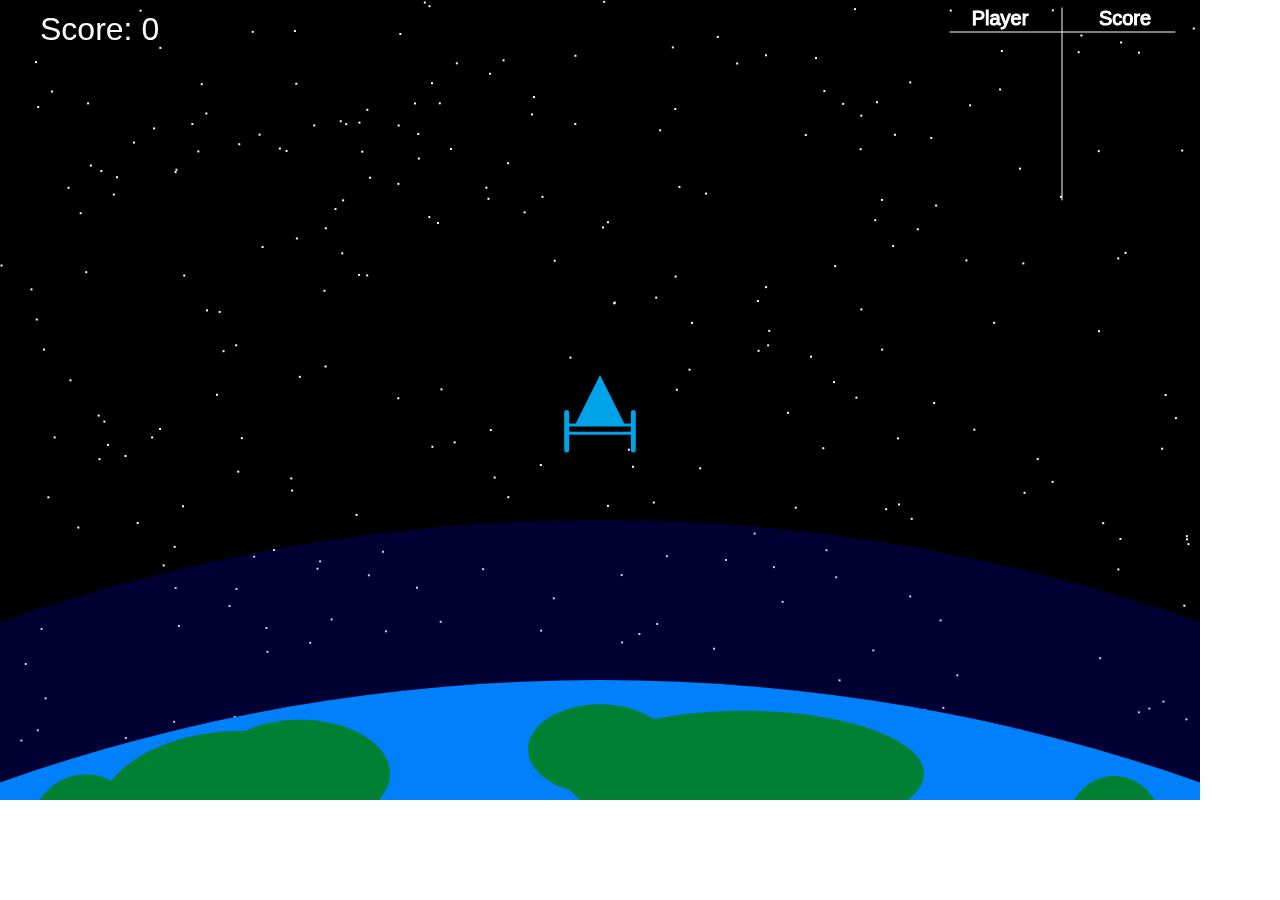
<file: asteroidGame/index.html>
<!DOCTYPE html>
<html>
  <head>
    <meta charset="UTF-8">
    <title>asteroids games clone</title>
    <script src="libraries/p5.min.js" type="text/javascript"></script>
    <script src="libraries/p5.sound.min.js" type="text/javascript"></script>

    <script src="bulletSystem.js" type="text/javascript"></script>
    <script src="asteroidSystem.js" type="text/javascript"></script>
    <script src="spaceship.js" type="text/javascript"></script>
    <script src="sketch.js" type="text/javascript"></script>

    <style> body {padding: 0; margin: 0;} canvas {vertical-align: top;} </style>
  </head>
  <body>
  </body>
</html>
</file>
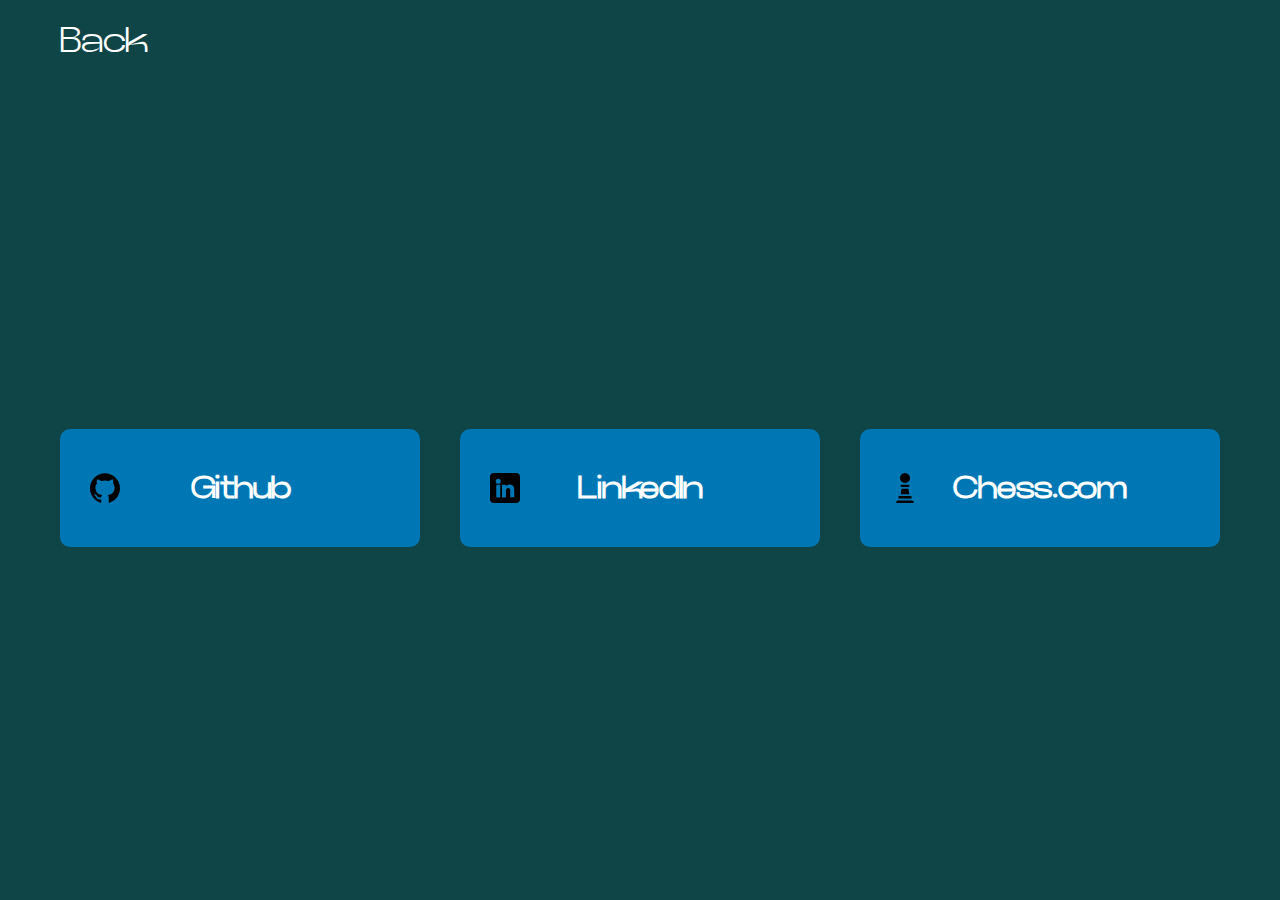
<file: contact.html>
<!DOCTYPE html>
<html lang="en" xmlns="http://www.w3.org/1999/xhtml">

<head>
    <title>Joshua Gray - Contact </title>
    <link rel="stylesheet" type="text/css" href="style.css">
    <meta name="description" content="Joshua Gray - Contact information">
    <meta name="viewport" content="width=device-width, initial-scale=1.0">
    <meta naem="refresh" content="600">
</head>

<body>

    <button id="back-button"><a id="back-button"href="index.html">Back</a></button>
    
    <div class="contact">

        <a href="https://github.com/joshhgray" target="_blank"class="btn github">Github</a>
        <a href="https://linkedin.com/in/joshua-gray-916a93241" target="_blank" class="btn linkedin">LinkedIn</a>
        <a href="https://www.chess.com/member/jgray97" target="_blank" class="btn chess">Chess.com</a>

    </div>

</body>

</html>
</file>
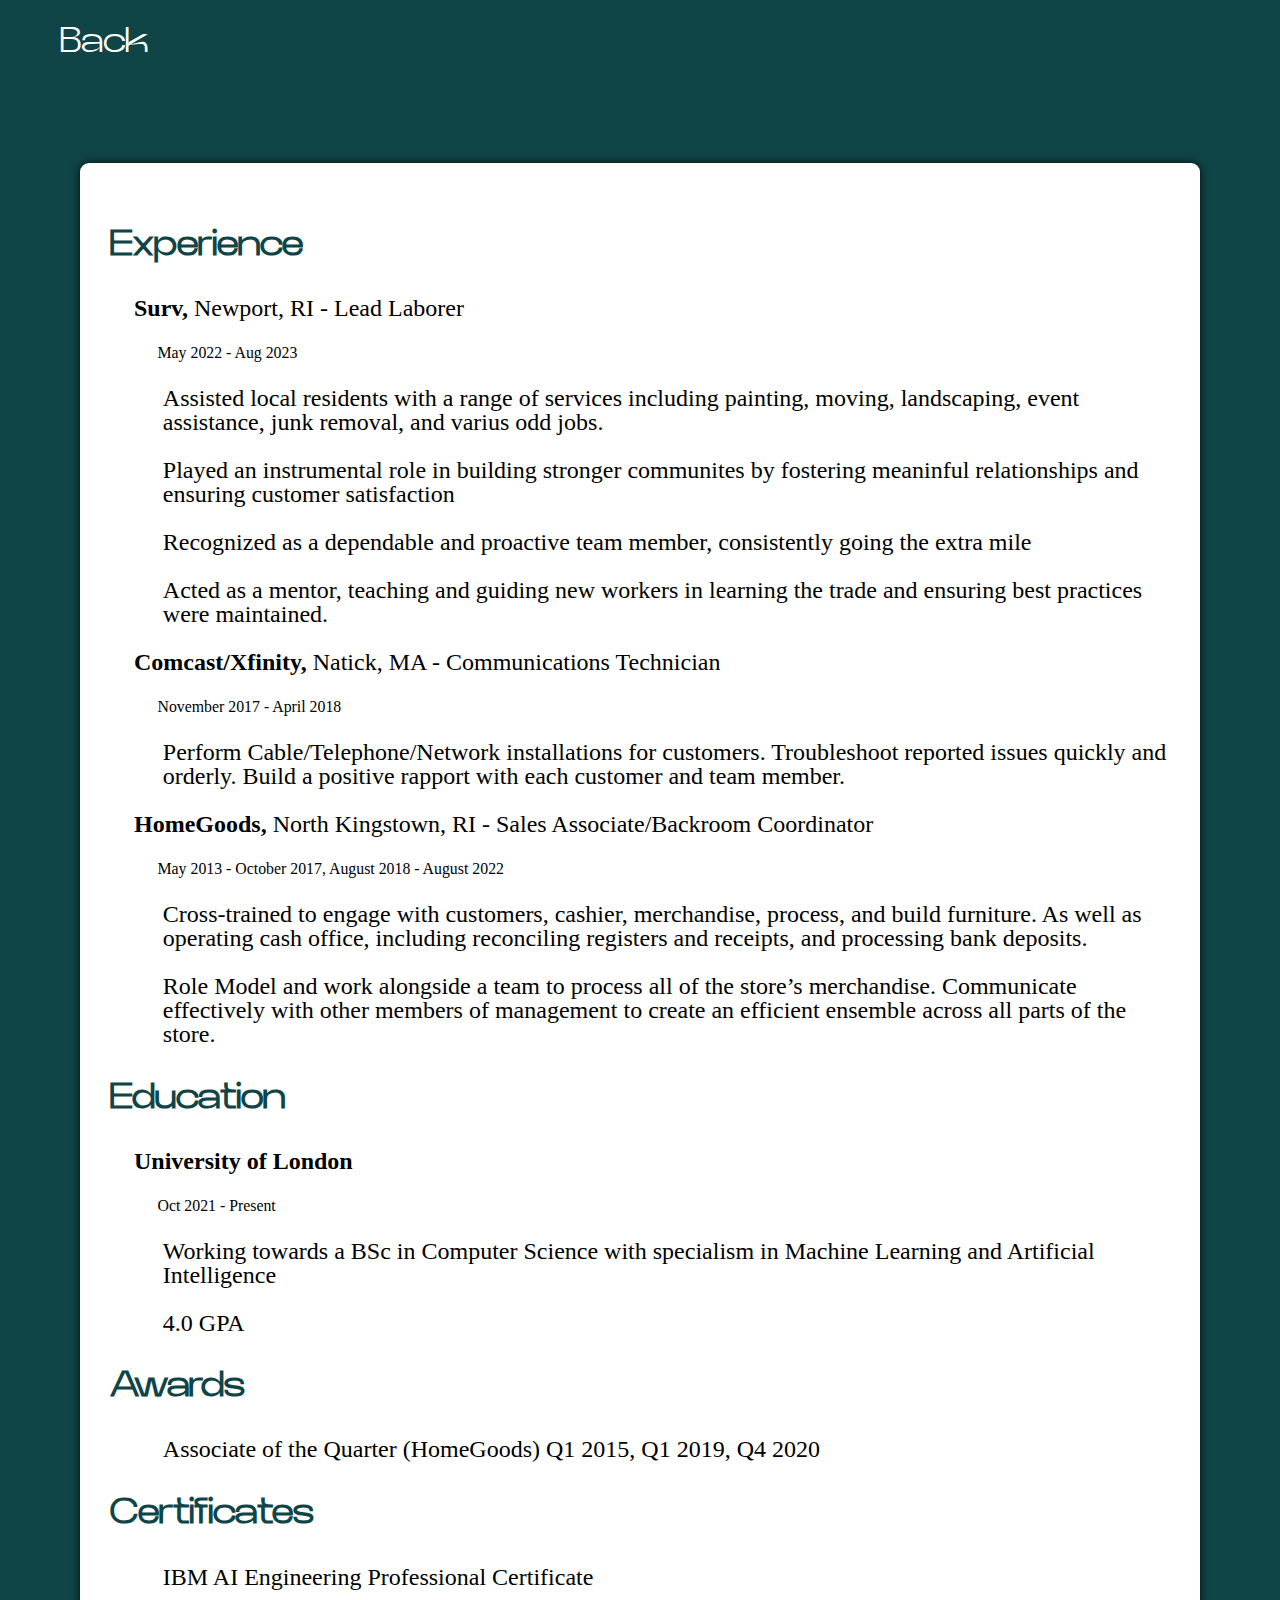
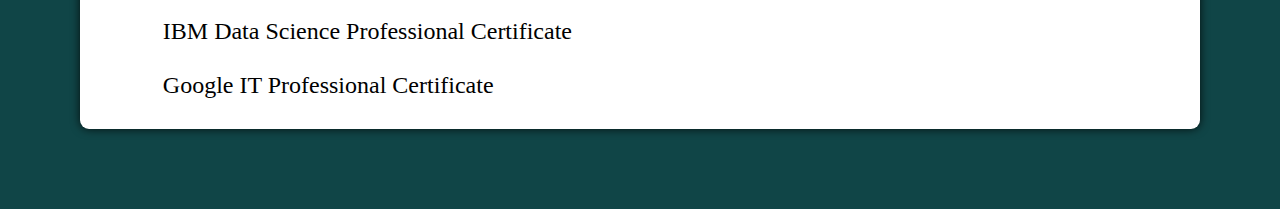
<file: resume.html>
<!DOCTYPE html>

<html lang="en" xmlns="http://www.w3.org/1999/xhtml">

<head>
    <title>Joshua Gray - Resume</title>
    <link rel="stylesheet" type="text/css" href="style.css">
    <meta name="description" content="Joshua Gray - Resume">
    <meta name="viewport" content="width=device-width, initial-scale=1.0">
    <meta naem="refresh" content="600">
</head>

<body>
    <button id="back-button"><a id="back-button"href="index.html">Back</a></button>

    <div class="resume">

        <h2 class="resume-header">Experience</h2>
        <p class="resume-title"><strong>Surv, </strong>Newport, RI - Lead Laborer</p>
        <p class="resume-date">May 2022 - Aug 2023</p>
        <p class="resume-subtext">Assisted local residents with a range of services including painting, moving, landscaping, event assistance, junk removal, and varius odd jobs. </p>
        <p class="resume-subtext">Played an instrumental role in building stronger communites by fostering meaninful relationships and ensuring customer satisfaction</p>
        <p class="resume-subtext">Recognized as a dependable and proactive team member, consistently going the extra mile</p>
        <p class="resume-subtext">Acted as a mentor, teaching and guiding new workers in learning the trade and ensuring best practices were maintained.</p>

        <p class="resume-title"><strong>Comcast/Xfinity,  </strong>Natick, MA - Communications Technician</p>
        <p class="resume-date">November 2017 - April 2018</p>
        <p class="resume-subtext">Perform Cable/Telephone/Network installations for customers. Troubleshoot reported issues quickly and orderly. Build a positive rapport with each customer and team member.</p>
        
        <p class="resume-title"><strong>HomeGoods, </strong>North Kingstown, RI - Sales Associate/Backroom Coordinator</p>
        <p class="resume-date">May 2013 - October 2017, August 2018 - August 2022 </p>
        <p class="resume-subtext">Cross-trained to engage with customers, cashier, merchandise, process, and build furniture. As well as operating cash office, including reconciling registers and receipts, and processing bank deposits.</p>
        <p class="resume-subtext">Role Model and work alongside a team to process all of the store’s merchandise. Communicate effectively with other members of management to create an efficient ensemble across all parts of the store.</p>

        <h2 class="resume-header">Education</h2>
        <p class="resume-title"><strong>University of London</strong></p>
        <p class="resume-date">Oct 2021 - Present</p>
        <p class="resume-subtext">Working towards a BSc in Computer Science with specialism in Machine Learning and Artificial Intelligence</p>
        <p class="resume-subtext">4.0 GPA</p>

        <h2 class="resume-header">Awards</h2>
        <p class="resume-subtext">Associate of the Quarter (HomeGoods) Q1 2015, Q1 2019, Q4 2020
        </p>
        
        <h2 class="resume-header">Certificates</h2>
        <a href="https://www.coursera.org/account/accomplishments/specialization/3NUGJ3RG59E6" target="blank" class="resume-text">IBM AI Engineering Professional Certificate</a><br><br>
        <a href="https://www.coursera.org/account/accomplishments/professional-cert/KA7H2QLVS7GV" target="blank" class="resume-text">IBM Data Science Professional Certificate</a><br><br>
        <a href="https://www.coursera.org/account/accomplishments/professional-cert/KA7H2QLVS7GV" target="blank" class="resume-text">Google IT Professional Certificate</a><br>

    </div>

</body>

</html>
</file>
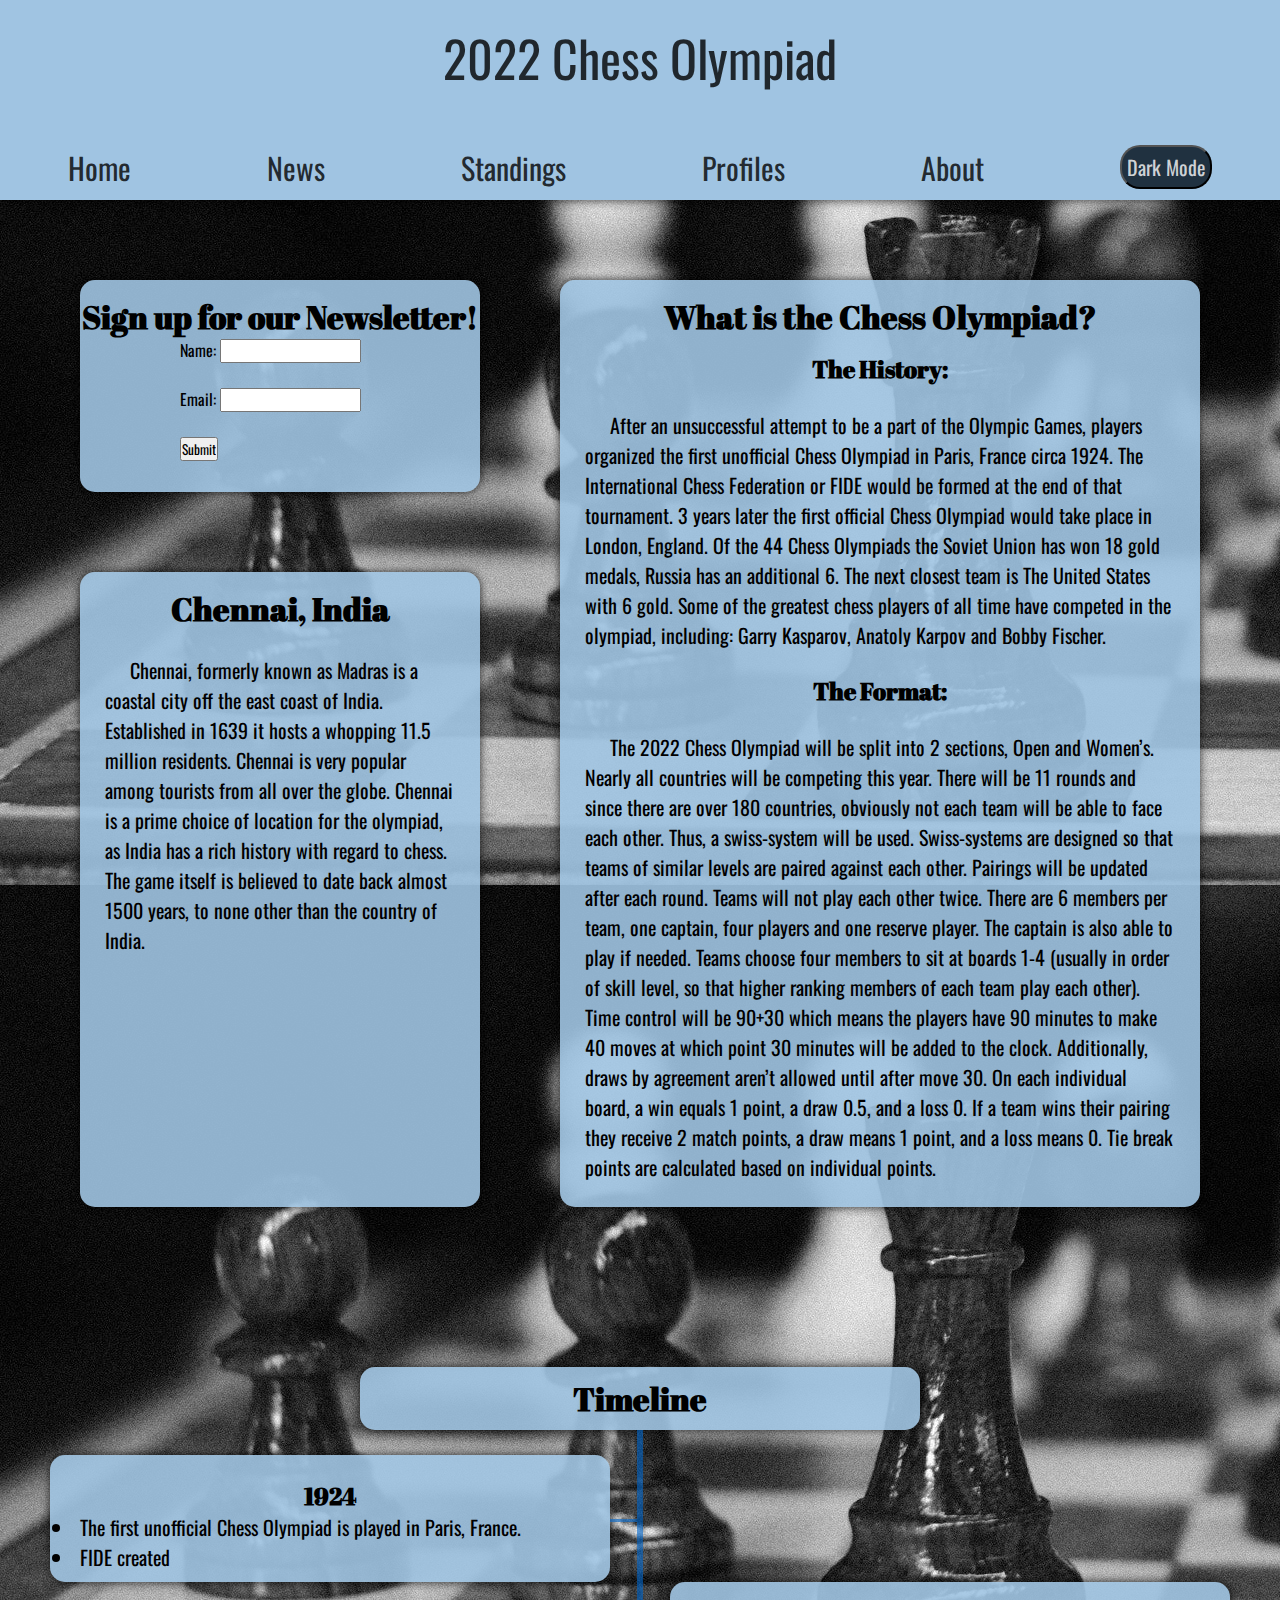
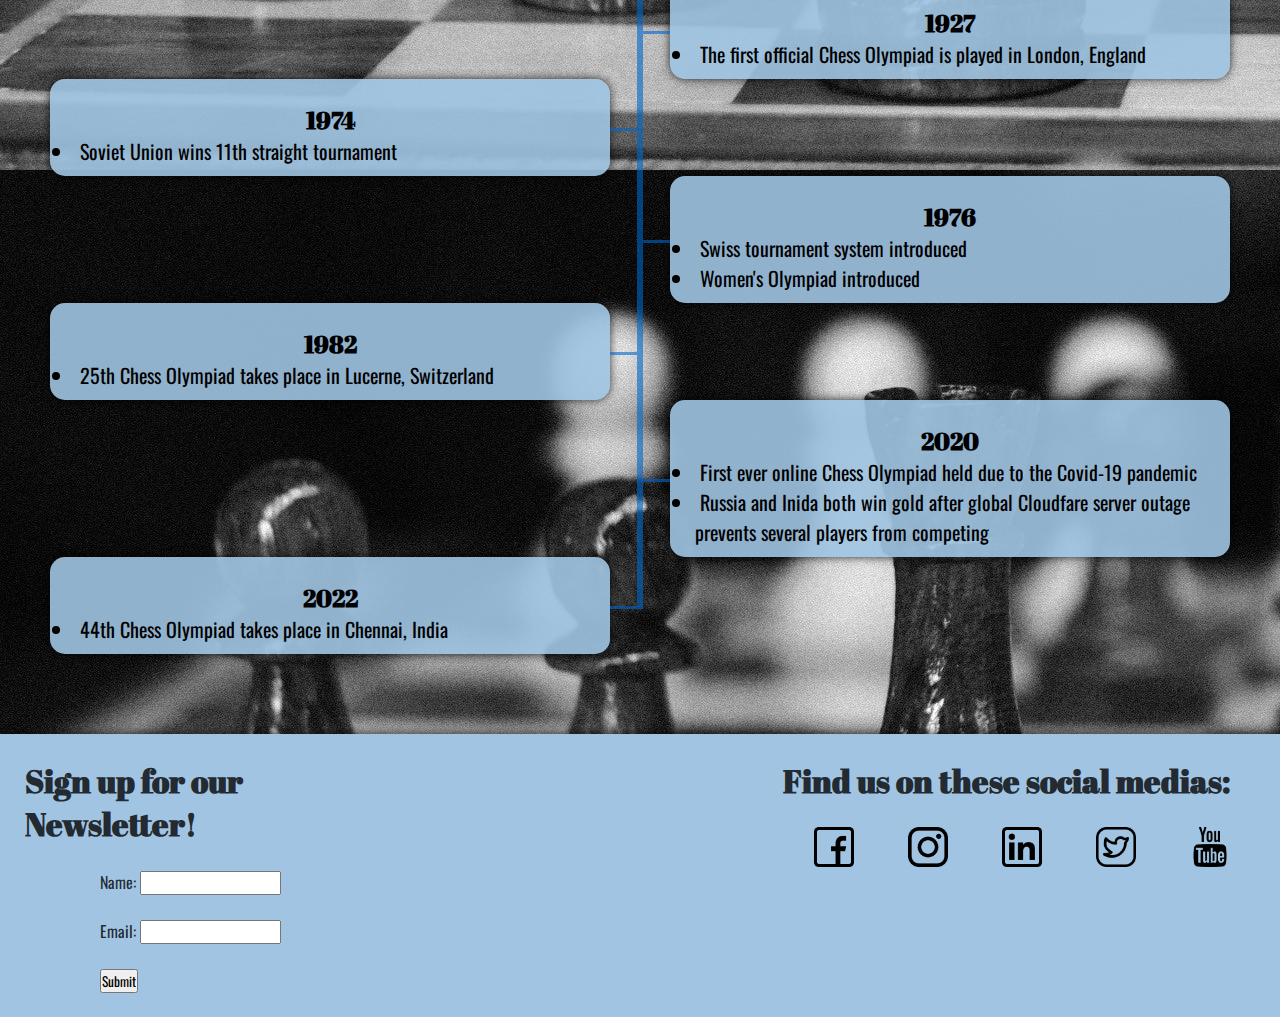
<file: chess-olympiad/about.html>
<!doctypehtml><html lang=en><title>About</title><meta charset=utf-8><link href=style.css rel=stylesheet><link href=https://fonts.googleapis.com rel=preconnect><link href=https://fonts.gstatic.com rel=preconnect crossorigin><link href="https://fonts.googleapis.com/css2?family=Abril+Fatface&display=swap"rel=stylesheet><link href=https://fonts.googleapis.com rel=preconnect><link href=https://fonts.gstatic.com rel=preconnect crossorigin><link href="https://fonts.googleapis.com/css2?family=Oswald:wght@200&display=swap"rel=stylesheet><div class=nav-bar><div class=nav-title><a href=index.html><p>2022 Chess Olympiad</p></a></div><div class=nav-buttons><a href=index.html><p>Home</p></a><a href=news.html><p>News</p></a><a href=standings.html><p>Standings</p></a><a href=profiles.html><p>Profiles</p></a><a href=about.html><p>About</p></a><button id=dark-mode onclick=darkMode()>Dark Mode</button></div></div><div class=about-container><div class="about-card about-card1"><div class=form><h1>Sign up for our Newsletter!</h1><form action=/action_page.php><label for=name>Name:</label> <input id=name name=name><br><br><label for=email>Email:</label> <input id=email name=email><br><br><input type=submit value=Submit><br><br></form></div></div><div class="about-card about-card2"><h1>What is the Chess Olympiad?</h1><h2>The History:</h2><p>After an unsuccessful attempt to be a part of the Olympic Games, players organized the first unofficial Chess Olympiad in Paris, France circa 1924. The International Chess Federation or FIDE would be formed at the end of that tournament. 3 years later the first official Chess Olympiad would take place in London, England. Of the 44 Chess Olympiads the Soviet Union has won 18 gold medals, Russia has an additional 6. The next closest team is The United States with 6 gold. Some of the greatest chess players of all time have competed in the olympiad, including: Garry Kasparov, Anatoly Karpov and Bobby Fischer.<h2>The Format:</h2><p>The 2022 Chess Olympiad will be split into 2 sections, Open and Women’s. Nearly all countries will be competing this year. There will be 11 rounds and since there are over 180 countries, obviously not each team will be able to face each other. Thus, a swiss-system will be used. Swiss-systems are designed so that teams of similar levels are paired against each other. Pairings will be updated after each round. Teams will not play each other twice. There are 6 members per team, one captain, four players and one reserve player. The captain is also able to play if needed. Teams choose four members to sit at boards 1-4 (usually in order of skill level, so that higher ranking members of each team play each other). Time control will be 90+30 which means the players have 90 minutes to make 40 moves at which point 30 minutes will be added to the clock. Additionally, draws by agreement aren’t allowed until after move 30. On each individual board, a win equals 1 point, a draw 0.5, and a loss 0. If a team wins their pairing they receive 2 match points, a draw means 1 point, and a loss means 0. Tie break points are calculated based on individual points.</div><div class="about-card about-card3"><h1>Chennai, India</h1><p>Chennai, formerly known as Madras is a coastal city off the east coast of India. Established in 1639 it hosts a whopping 11.5 million residents. Chennai is very popular among tourists from all over the globe. Chennai is a prime choice of location for the olympiad, as India has a rich history with regard to chess. The game itself is believed to date back almost 1500 years, to none other than the country of India.</div><div class=timeline><div class="timeline-card center"><h1>Timeline</h1></div><div class="timeline-card left"><h2>1924</h2><li>The first unofficial Chess Olympiad is played in Paris, France.<li>FIDE created</div><div class="timeline-card right"><h2>1927</h2><li>The first official Chess Olympiad is played in London, England</div><div class="timeline-card left"><h2>1974</h2><li>Soviet Union wins 11th straight tournament</div><div class="timeline-card right"><h2>1976</h2><li>Swiss tournament system introduced<li>Women's Olympiad introduced</div><div class="timeline-card left"><h2>1982</h2><li>25th Chess Olympiad takes place in Lucerne, Switzerland</div><div class="timeline-card right"><h2>2020</h2><li>First ever online Chess Olympiad held due to the Covid-19 pandemic<li>Russia and Inida both win gold after global Cloudfare server outage prevents several players from competing</div><div class="timeline-card left"><h2>2022</h2><li>44th Chess Olympiad takes place in Chennai, India</div></div></div><footer><div class=form><h1>Sign up for our Newsletter!</h1><form action=/action_page.php><label for=fname>Name:</label> <input id=fname name=fname><br><br><label for=lname>Email:</label> <input id=lname name=lname><br><br><input type=submit value=Submit><br><br></form></div><div class=socials><h1>Find us on these social medias:</h1><img alt="Facebook icon"class=icon src=assets/icons/facebook.png> <img alt="Instagram icon"class=icon src=assets/icons/instagram.png> <img alt="LinkedIn icon"class=icon src=assets/icons/linkedin.png> <img alt="Twitter icon"class=icon src=assets/icons/twitter.png> <img alt="YouTube icon"class=icon src=assets/icons/youtube.png></div></footer><script src=darkMode.js></script>"<script src=darkMode.js></script>
</file>
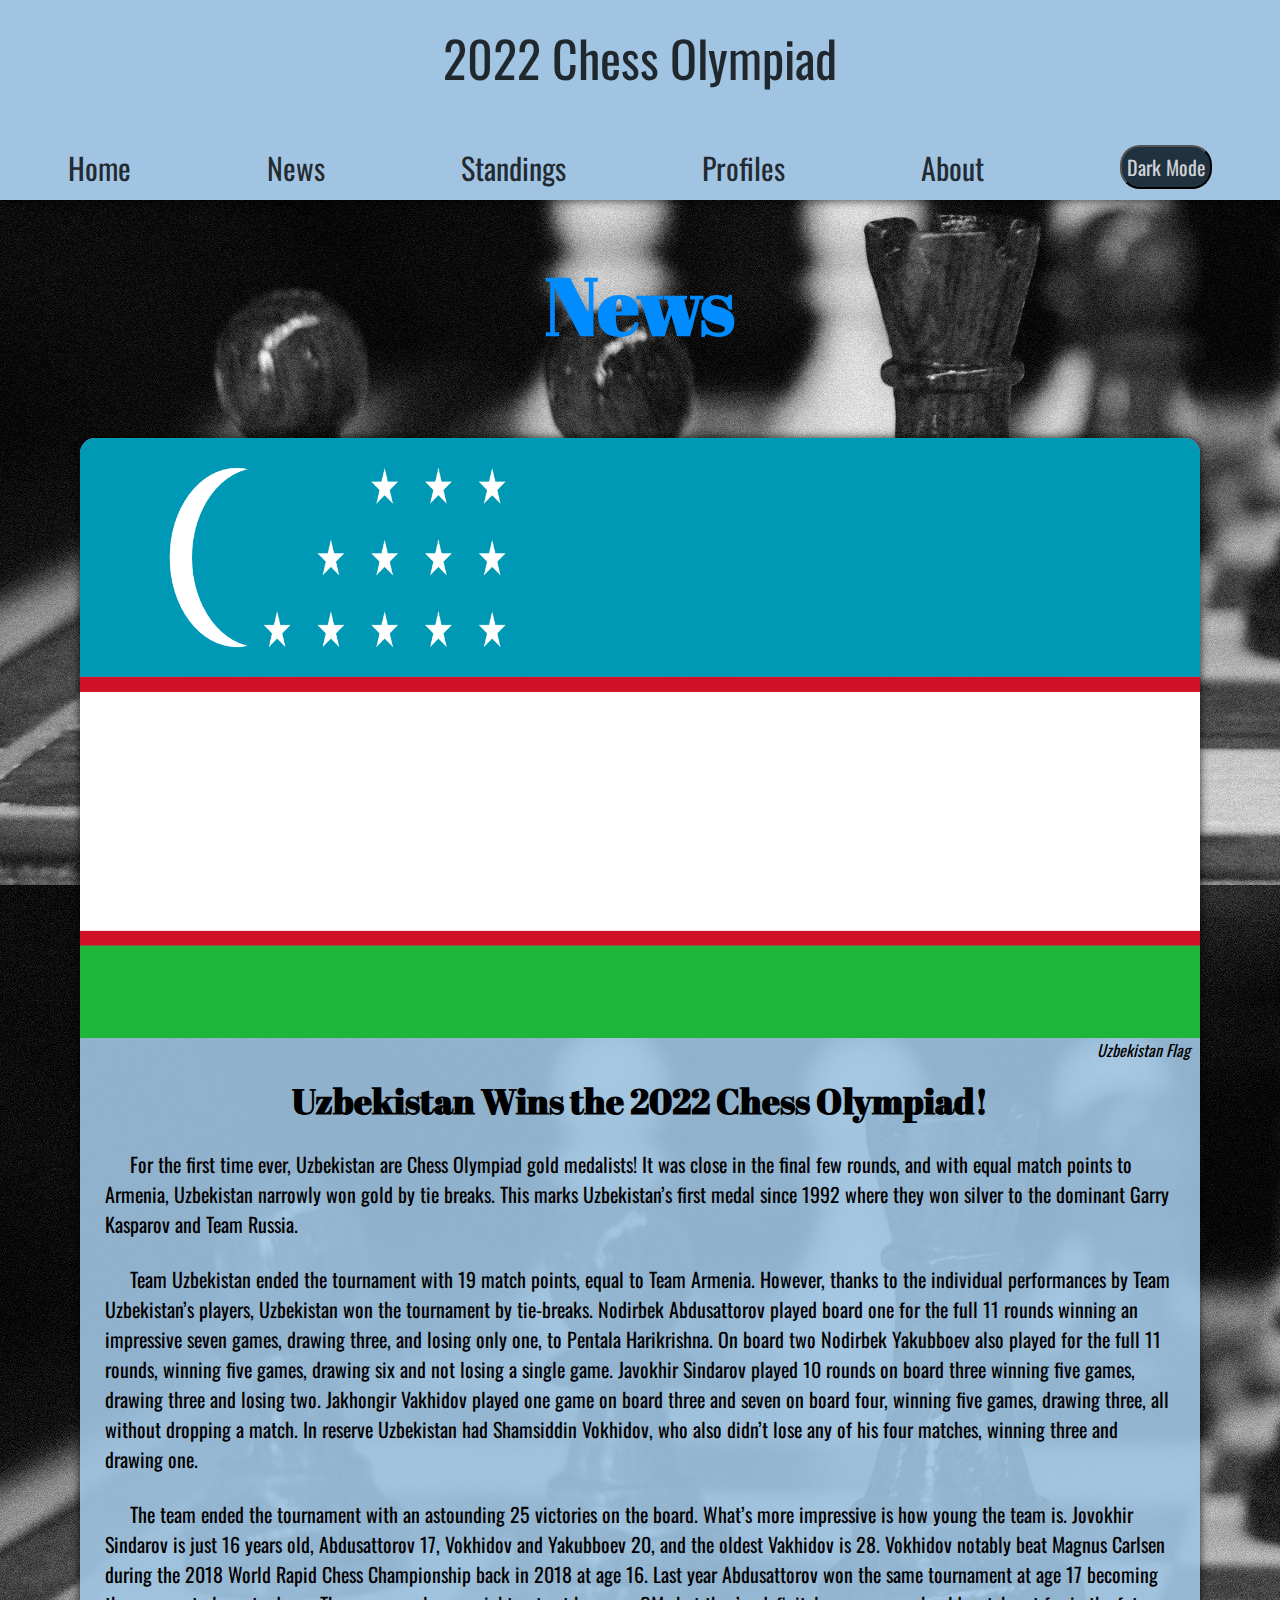
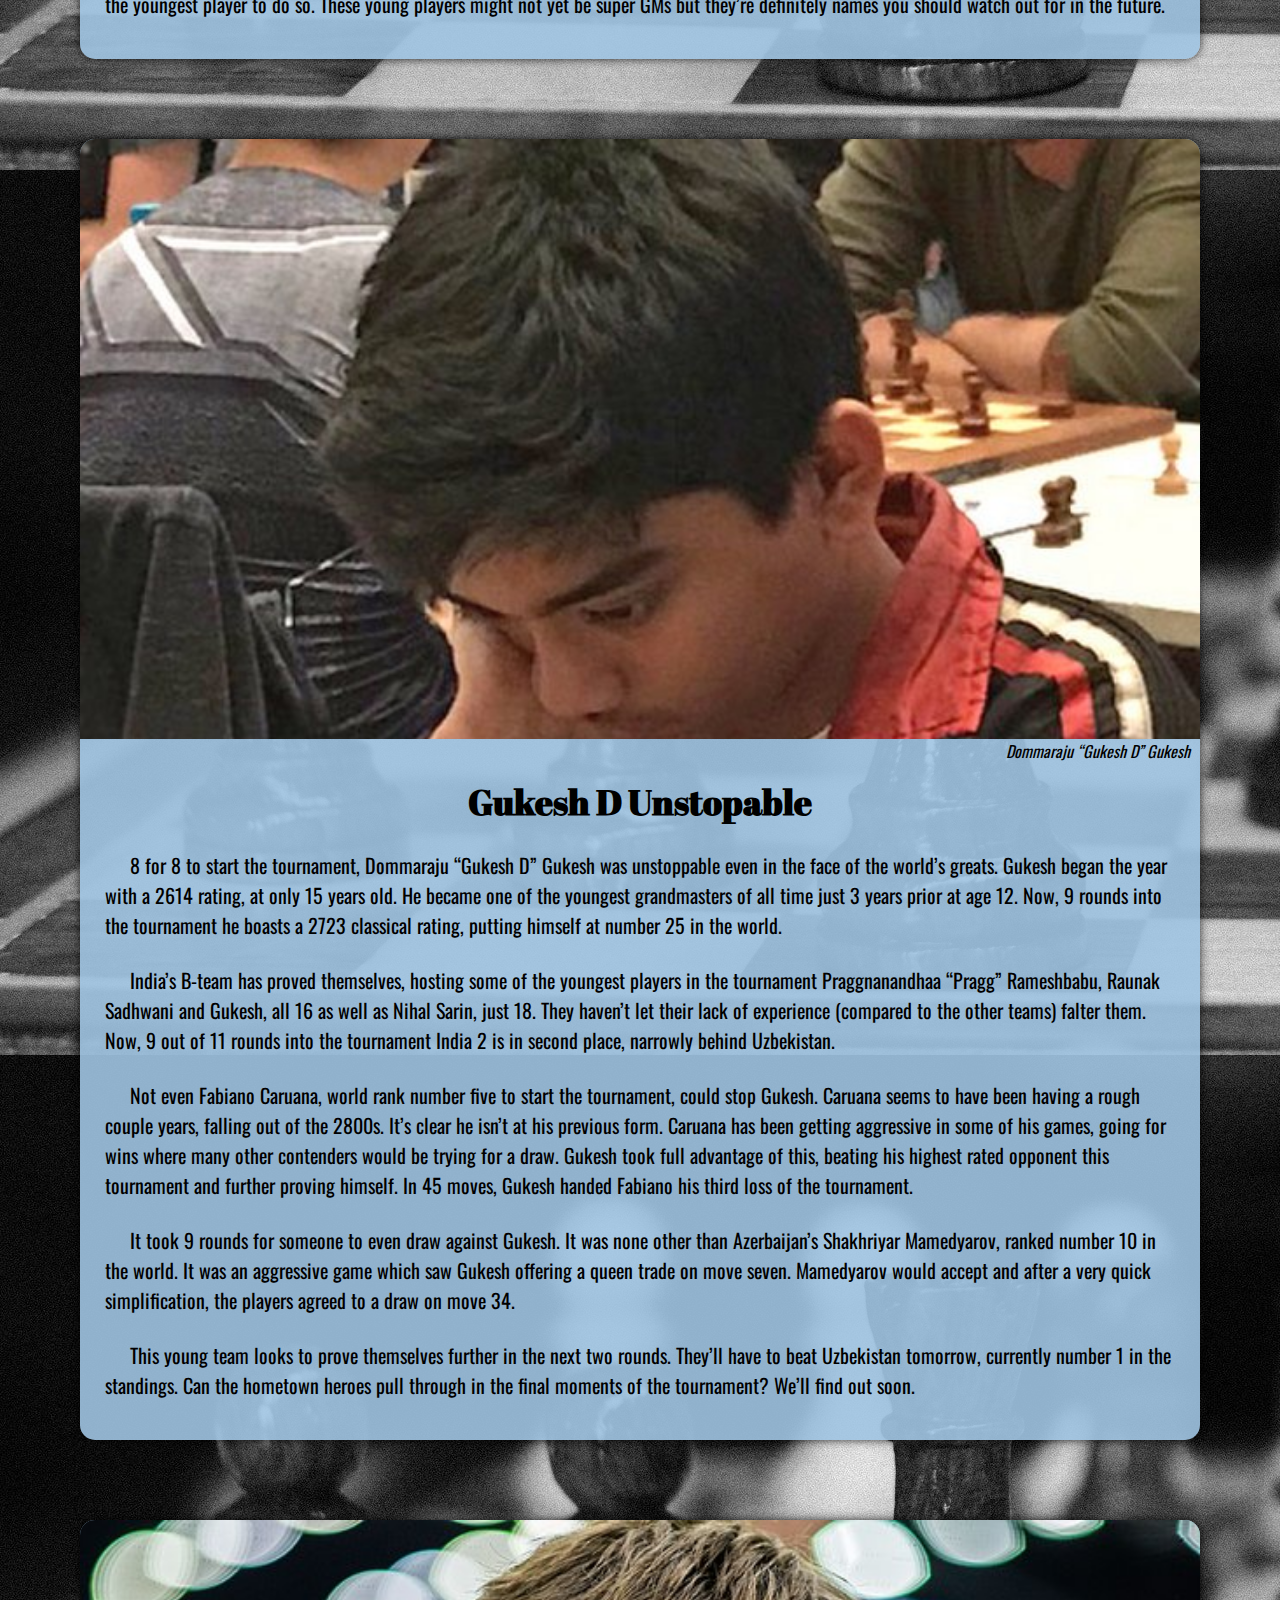
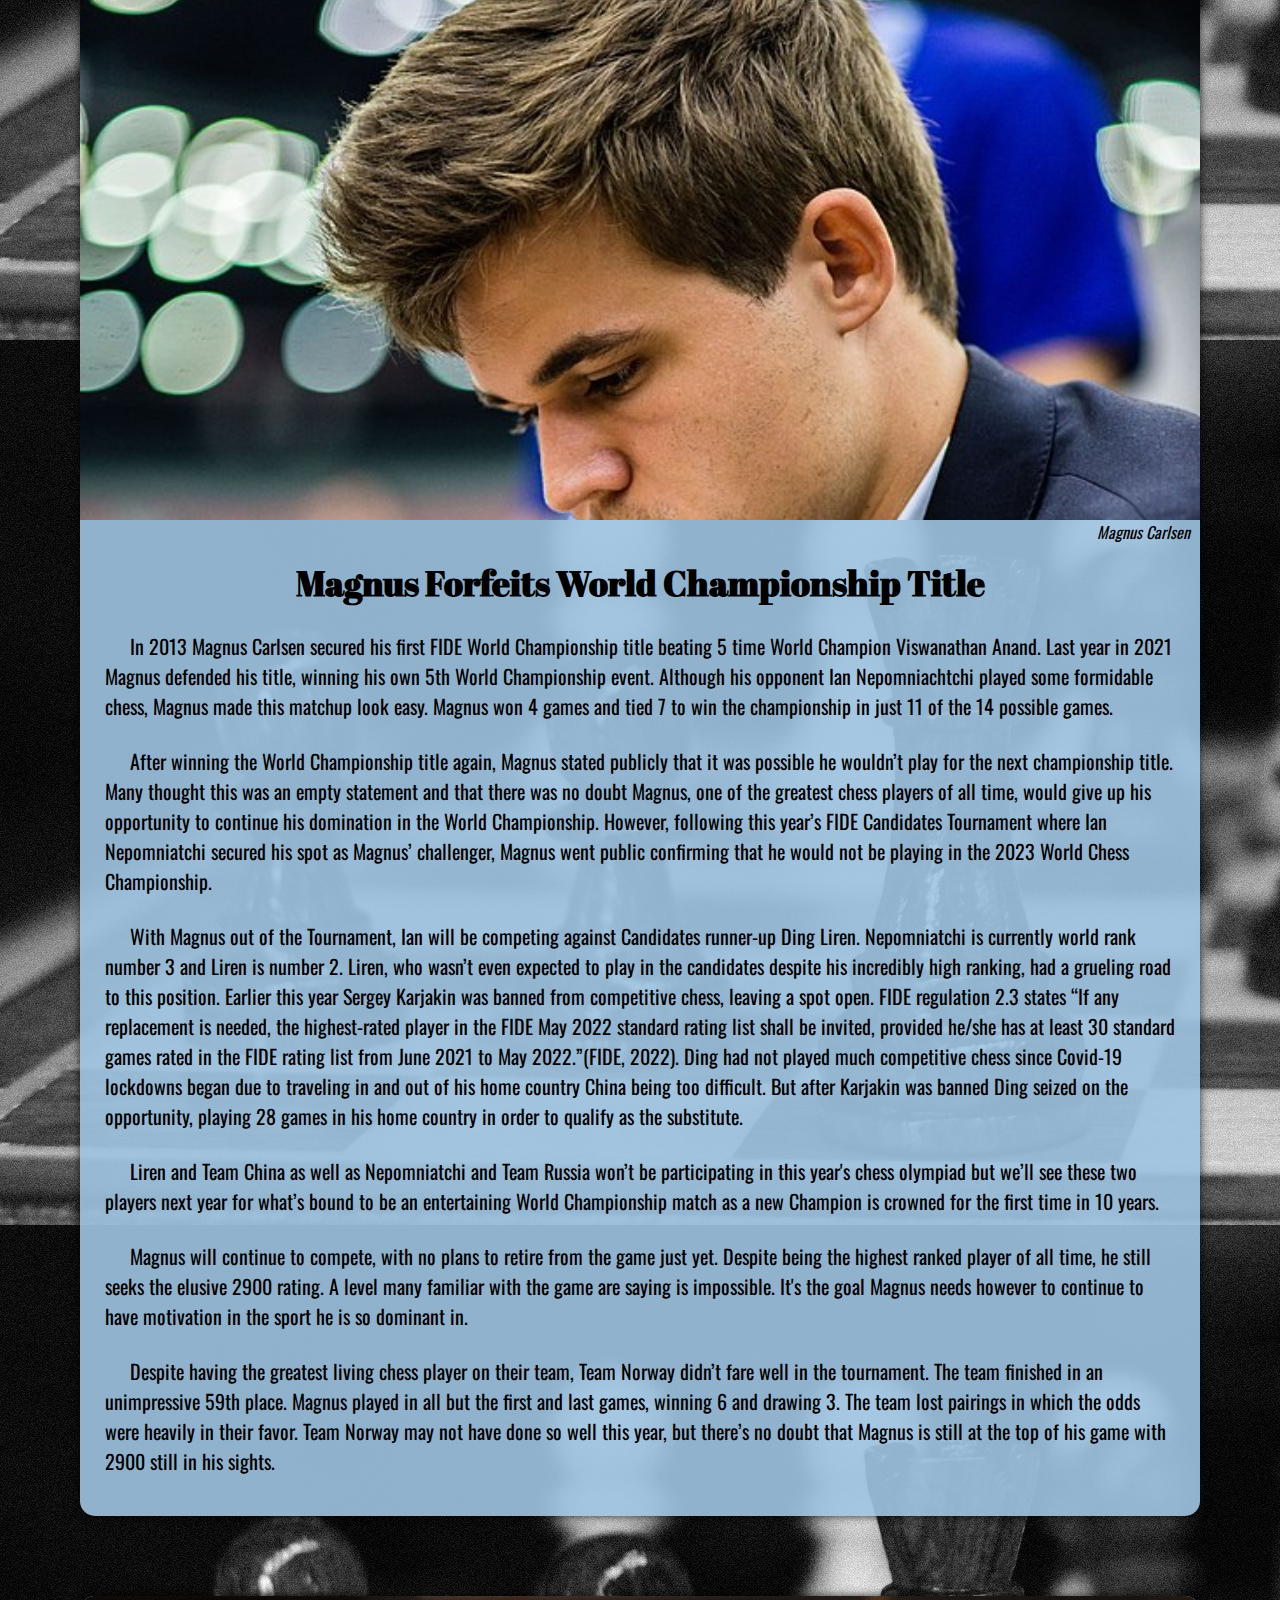
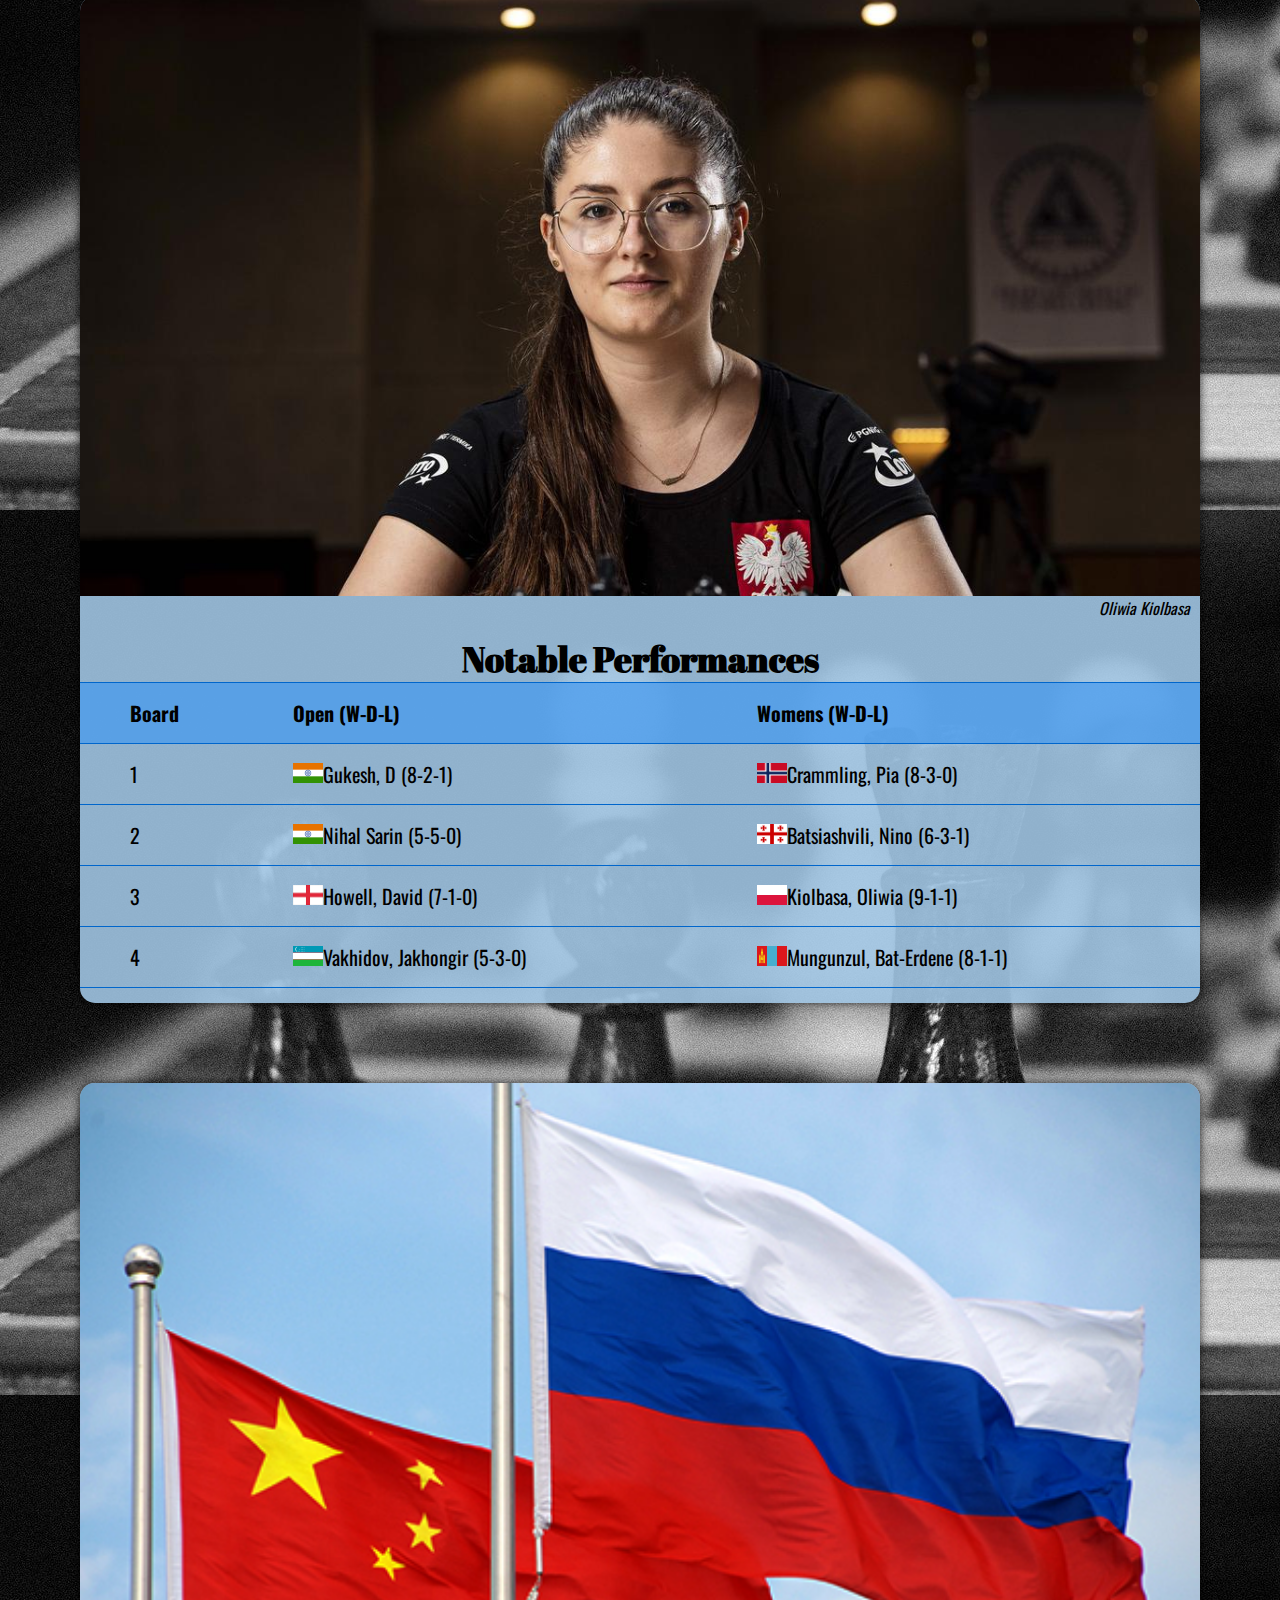
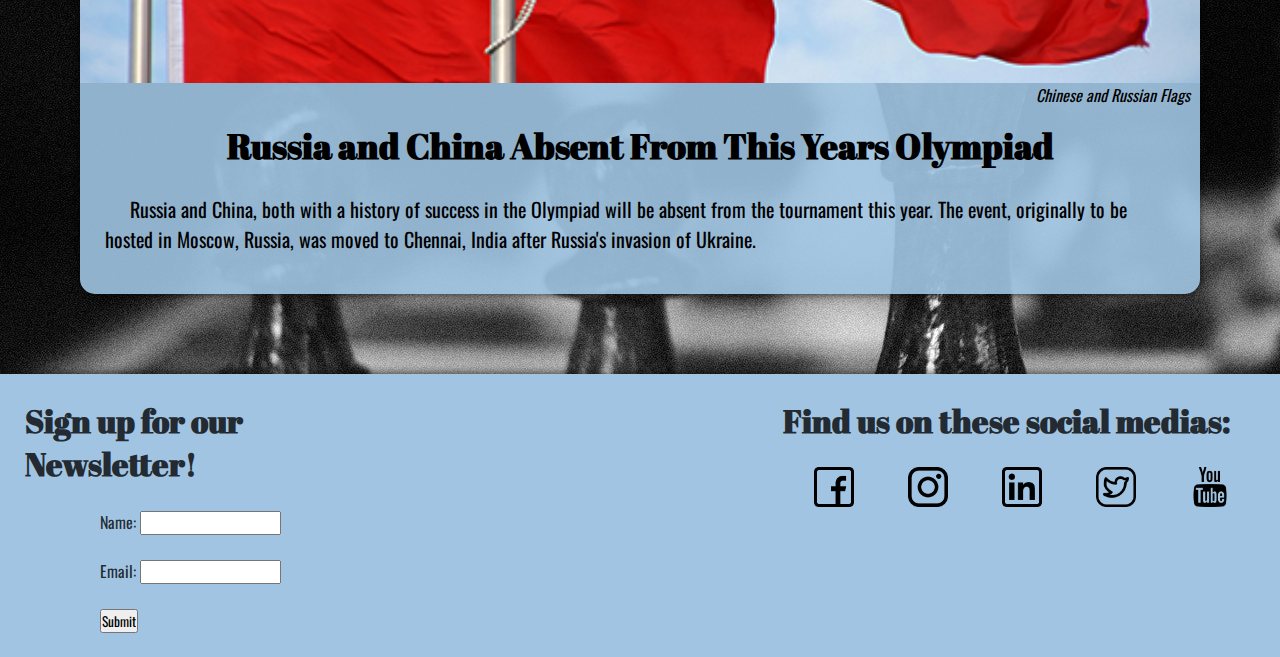
<file: chess-olympiad/news.html>
<!doctypehtml><html lang=en><title>News</title><meta charset=utf-8><link href=style.css rel=stylesheet><link href=https://fonts.googleapis.com rel=preconnect><link href=https://fonts.gstatic.com rel=preconnect crossorigin><link href="https://fonts.googleapis.com/css2?family=Abril+Fatface&display=swap"rel=stylesheet><link href=https://fonts.googleapis.com rel=preconnect><link href=https://fonts.gstatic.com rel=preconnect crossorigin><link href="https://fonts.googleapis.com/css2?family=Oswald:wght@200&display=swap"rel=stylesheet><div class=nav-bar><div class=nav-title><a href=index.html><p>2022 Chess Olympiad</p></a></div><div class=nav-buttons><a href=index.html><p>Home</p></a><a href=news.html><p>News</p></a><a href=standings.html><p>Standings</p></a><a href=profiles.html><p>Profiles</p></a><a href=about.html><p>About</p></a><button id=dark-mode onclick=darkMode()>Dark Mode</button></div></div><div class=page-head><h1>News</h1></div><div class=news-container><div class="news-card news-card1"><figure><div class="news-card-photo news1"></div><figcaption>Uzbekistan Flag</figcaption></figure><h2 class=card-head>Uzbekistan Wins the 2022 Chess Olympiad!</h2><p>For the first time ever, Uzbekistan are Chess Olympiad gold medalists! It was close in the final few rounds, and with equal match points to Armenia, Uzbekistan narrowly won gold by tie breaks. This marks Uzbekistan’s first medal since 1992 where they won silver to the dominant Garry Kasparov and Team Russia.<p>Team Uzbekistan ended the tournament with 19 match points, equal to Team Armenia. However, thanks to the individual performances by Team Uzbekistan’s players, Uzbekistan won the tournament by tie-breaks. Nodirbek Abdusattorov played board one for the full 11 rounds winning an impressive seven games, drawing three, and losing only one, to Pentala Harikrishna. On board two Nodirbek Yakubboev also played for the full 11 rounds, winning five games, drawing six and not losing a single game. Javokhir Sindarov played 10 rounds on board three winning five games, drawing three and losing two. Jakhongir Vakhidov played one game on board three and seven on board four, winning five games, drawing three, all without dropping a match. In reserve Uzbekistan had Shamsiddin Vokhidov, who also didn’t lose any of his four matches, winning three and drawing one.<p>The team ended the tournament with an astounding 25 victories on the board. What’s more impressive is how young the team is. Jovokhir Sindarov is just 16 years old, Abdusattorov 17, Vokhidov and Yakubboev 20, and the oldest Vakhidov is 28. Vokhidov notably beat Magnus Carlsen during the 2018 World Rapid Chess Championship back in 2018 at age 16. Last year Abdusattorov won the same tournament at age 17 becoming the youngest player to do so. These young players might not yet be super GMs but they’re definitely names you should watch out for in the future.</div><div class="news-card news-card2"><figure><div class="news-card-photo news2"></div><figcaption>Magnus Carlsen</figcaption></figure><h2 class=card-head>Magnus Forfeits World Championship Title</h2><p>In 2013 Magnus Carlsen secured his first FIDE World Championship title beating 5 time World Champion Viswanathan Anand. Last year in 2021 Magnus defended his title, winning his own 5th World Championship event. Although his opponent Ian Nepomniachtchi played some formidable chess, Magnus made this matchup look easy. Magnus won 4 games and tied 7 to win the championship in just 11 of the 14 possible games.<p>After winning the World Championship title again, Magnus stated publicly that it was possible he wouldn’t play for the next championship title. Many thought this was an empty statement and that there was no doubt Magnus, one of the greatest chess players of all time, would give up his opportunity to continue his domination in the World Championship. However, following this year’s FIDE Candidates Tournament where Ian Nepomniatchi secured his spot as Magnus’ challenger, Magnus went public confirming that he would not be playing in the 2023 World Chess Championship.<p>With Magnus out of the Tournament, Ian will be competing against Candidates runner-up Ding Liren. Nepomniatchi is currently world rank number 3 and Liren is number 2. Liren, who wasn’t even expected to play in the candidates despite his incredibly high ranking, had a grueling road to this position. Earlier this year Sergey Karjakin was banned from competitive chess, leaving a spot open. FIDE regulation 2.3 states “If any replacement is needed, the highest-rated player in the FIDE May 2022 standard rating list shall be invited, provided he/she has at least 30 standard games rated in the FIDE rating list from June 2021 to May 2022.”(FIDE, 2022). Ding had not played much competitive chess since Covid-19 lockdowns began due to traveling in and out of his home country China being too difficult. But after Karjakin was banned Ding seized on the opportunity, playing 28 games in his home country in order to qualify as the substitute.<p>Liren and Team China as well as Nepomniatchi and Team Russia won’t be participating in this year's chess olympiad but we’ll see these two players next year for what’s bound to be an entertaining World Championship match as a new Champion is crowned for the first time in 10 years.<p>Magnus will continue to compete, with no plans to retire from the game just yet. Despite being the highest ranked player of all time, he still seeks the elusive 2900 rating. A level many familiar with the game are saying is impossible. It's the goal Magnus needs however to continue to have motivation in the sport he is so dominant in.<p>Despite having the greatest living chess player on their team, Team Norway didn’t fare well in the tournament. The team finished in an unimpressive 59th place. Magnus played in all but the first and last games, winning 6 and drawing 3. The team lost pairings in which the odds were heavily in their favor. Team Norway may not have done so well this year, but there’s no doubt that Magnus is still at the top of his game with 2900 still in his sights.</div><div class=news-card><figure><div class="news-card-photo news3"></div><figcaption>Dommaraju “Gukesh D” Gukesh</figcaption></figure><h2 class=card-head>Gukesh D Unstopable</h2><p>8 for 8 to start the tournament, Dommaraju “Gukesh D” Gukesh was unstoppable even in the face of the world’s greats. Gukesh began the year with a 2614 rating, at only 15 years old. He became one of the youngest grandmasters of all time just 3 years prior at age 12. Now, 9 rounds into the tournament he boasts a 2723 classical rating, putting himself at number 25 in the world.<p>India’s B-team has proved themselves, hosting some of the youngest players in the tournament Praggnanandhaa “Pragg” Rameshbabu, Raunak Sadhwani and Gukesh, all 16 as well as Nihal Sarin, just 18. They haven’t let their lack of experience (compared to the other teams) falter them. Now, 9 out of 11 rounds into the tournament India 2 is in second place, narrowly behind Uzbekistan.<p>Not even Fabiano Caruana, world rank number five to start the tournament, could stop Gukesh. Caruana seems to have been having a rough couple years, falling out of the 2800s. It’s clear he isn’t at his previous form. Caruana has been getting aggressive in some of his games, going for wins where many other contenders would be trying for a draw. Gukesh took full advantage of this, beating his highest rated opponent this tournament and further proving himself. In 45 moves, Gukesh handed Fabiano his third loss of the tournament.<p>It took 9 rounds for someone to even draw against Gukesh. It was none other than Azerbaijan’s Shakhriyar Mamedyarov, ranked number 10 in the world. It was an aggressive game which saw Gukesh offering a queen trade on move seven. Mamedyarov would accept and after a very quick simplification, the players agreed to a draw on move 34.<p>This young team looks to prove themselves further in the next two rounds. They’ll have to beat Uzbekistan tomorrow, currently number 1 in the standings. Can the hometown heroes pull through in the final moments of the tournament? We’ll find out soon.</div><div class=news-card><figure><div class="news-card-photo news4"></div><figcaption>Oliwia Kiolbasa</figcaption></figure><h2 class=card-head>Notable Performances</h2><div class=notables-div><table class=notables-table><tr class=notables-column-header><th>Board<th>Open (W-D-L)<th>Womens (W-D-L)<tr><td>1<td><img alt="India flag"src=assets/flags/india.png height=20 width=30>Gukesh, D (8-2-1)<td><img alt="Norway flag"src=assets/flags/norway.png height=20 width=30>Crammling, Pia (8-3-0)<tr><td>2<td><img alt="India flag"src=assets/flags/india.png height=20 width=30>Nihal Sarin (5-5-0)<td><img alt="Georgia flag"src=assets/flags/georgia.png height=20 width=30>Batsiashvili, Nino (6-3-1)<tr><td>3<td><img alt="England flag"src=assets/flags/england.png height=20 width=30>Howell, David (7-1-0)<td><img alt="Poland flag"src=assets/flags/poland.png height=20 width=30>Kiolbasa, Oliwia (9-1-1)<tr><td>4<td><img alt="Uzbekistan flag"src=assets/flags/uzbekistan.png height=20 width=30>Vakhidov, Jakhongir (5-3-0)<td><img alt="Mongolia flag"src=assets/flags/mongolia.png height=20 width=30>Mungunzul, Bat-Erdene (8-1-1)</table></div></div><div class=news-card><figure><div class="news-card-photo news5"></div><figcaption>Chinese and Russian Flags</figcaption></figure><h2 class=card-head>Russia and China Absent From This Years Olympiad</h2><p>Russia and China, both with a history of success in the Olympiad will be absent from the tournament this year. The event, originally to be hosted in Moscow, Russia, was moved to Chennai, India after Russia's invasion of Ukraine.</div></div><footer><div class=form><h1>Sign up for our Newsletter!</h1><form action=/action_page.php><label for=fname>Name:</label> <input id=fname name=fname><br><br><label for=lname>Email:</label> <input id=lname name=lname><br><br><input type=submit value=Submit><br><br></form></div><div class=socials><h1>Find us on these social medias:</h1><img alt="Facebook icon"src=assets/icons/facebook.png class=icon> <img alt="Instagram icon"src=assets/icons/instagram.png class=icon> <img alt="LinkedIn icon"src=assets/icons/linkedin.png class=icon> <img alt="Twitter icon"src=assets/icons/twitter.png class=icon> <img alt="YouTube icon"src=assets/icons/youtube.png class=icon></div></footer><script src=darkMode.js></script>>
</file>
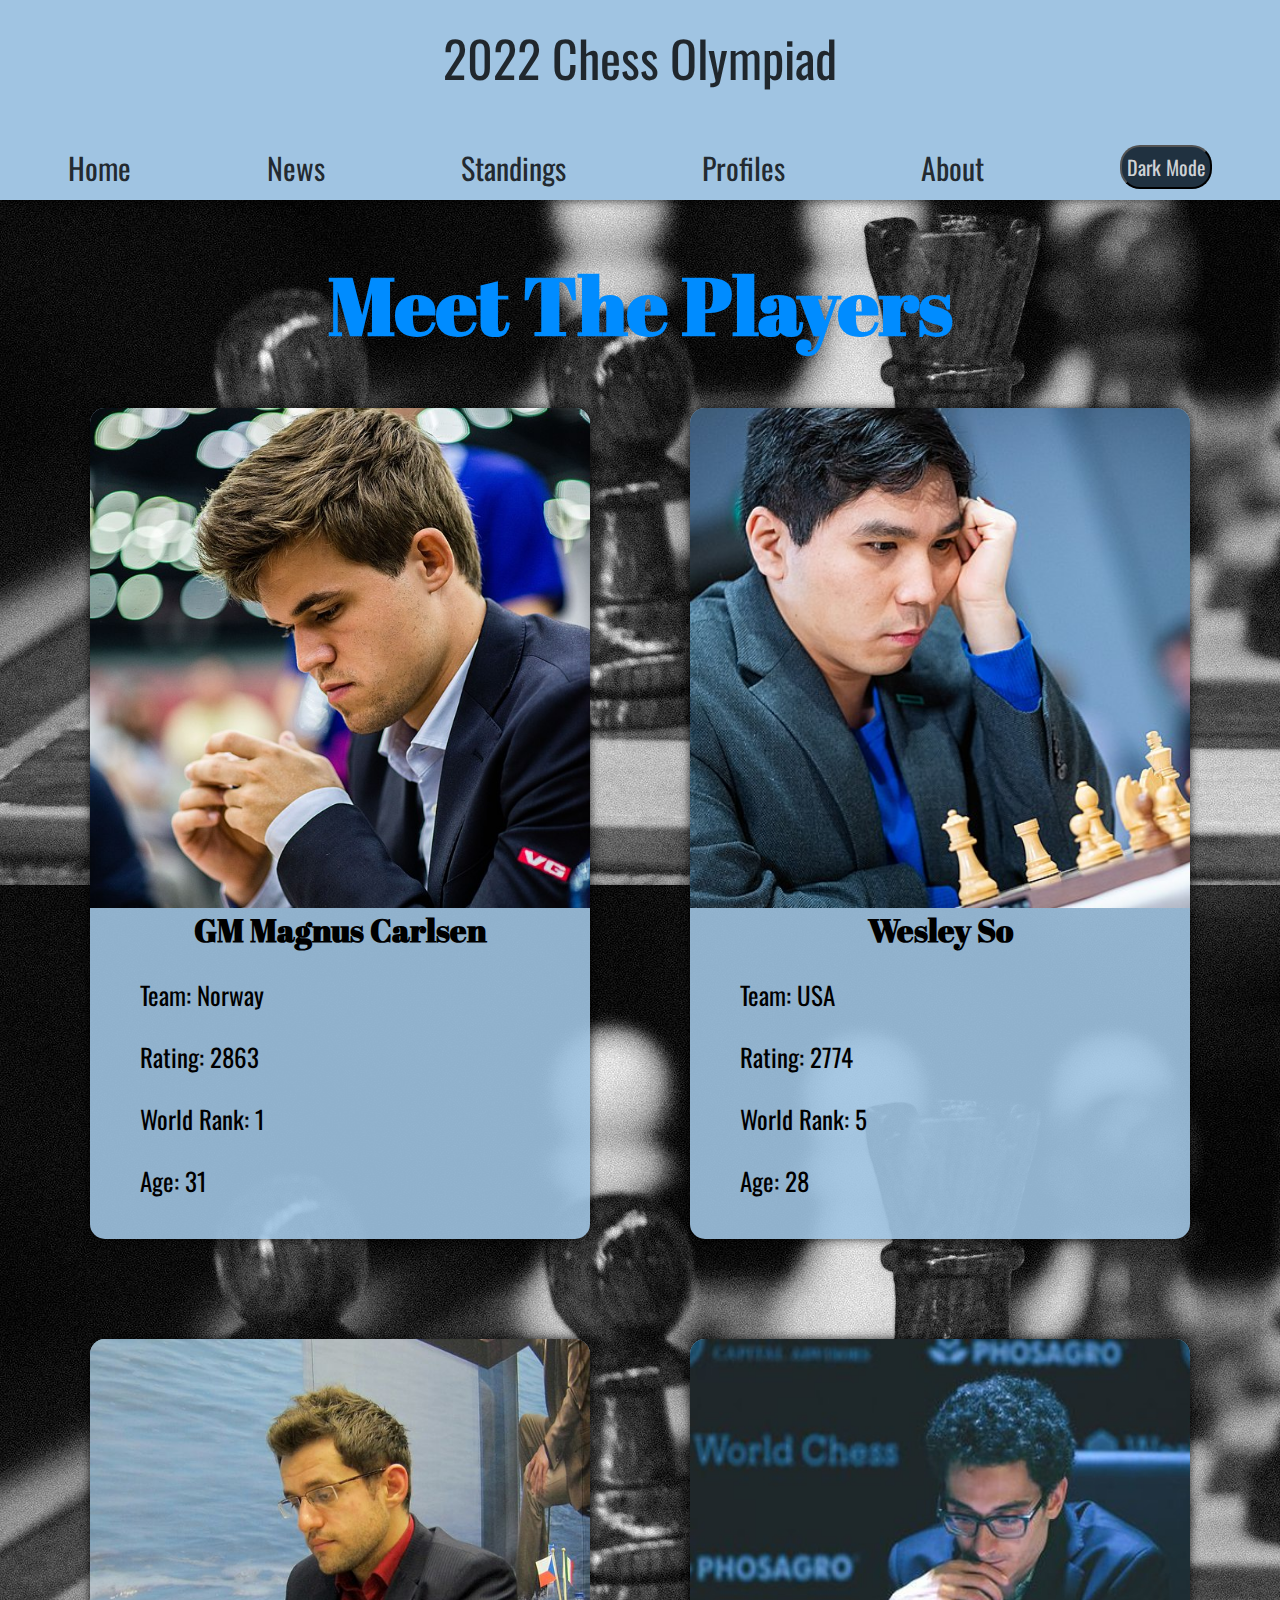
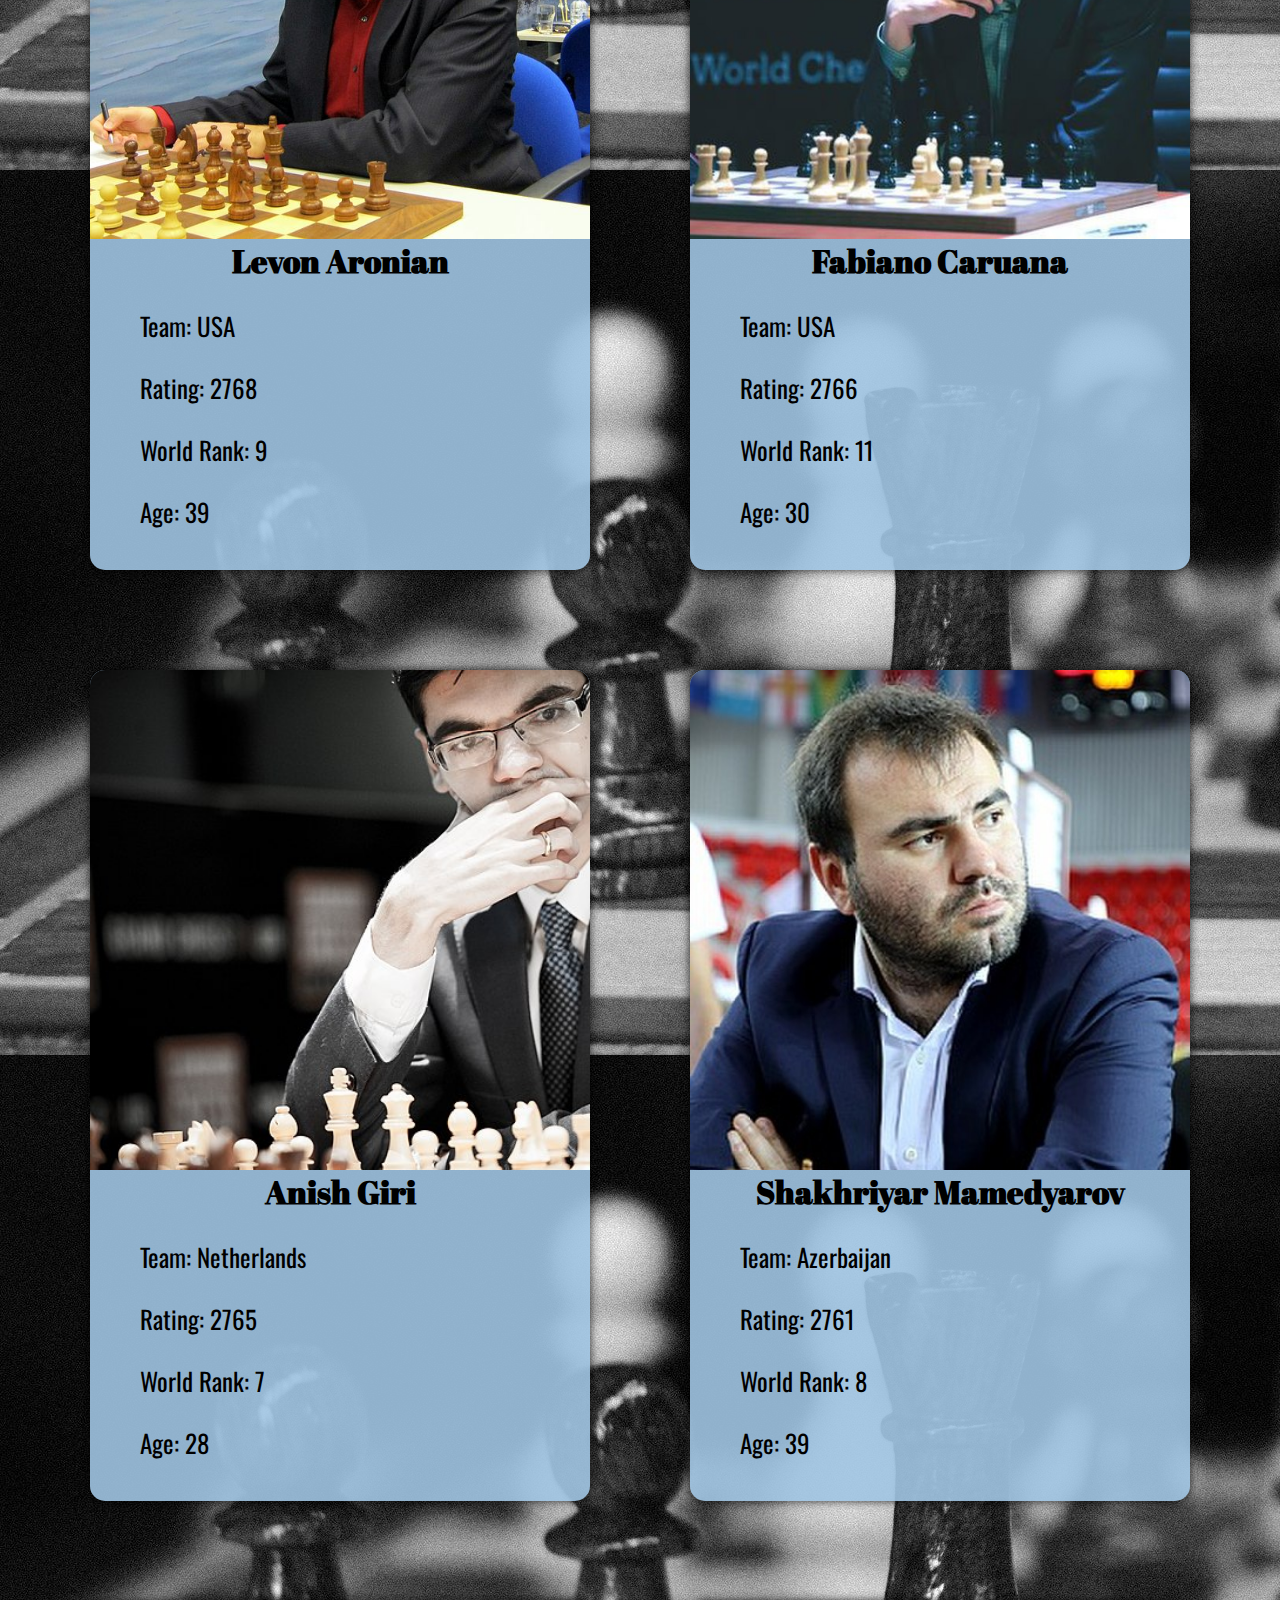
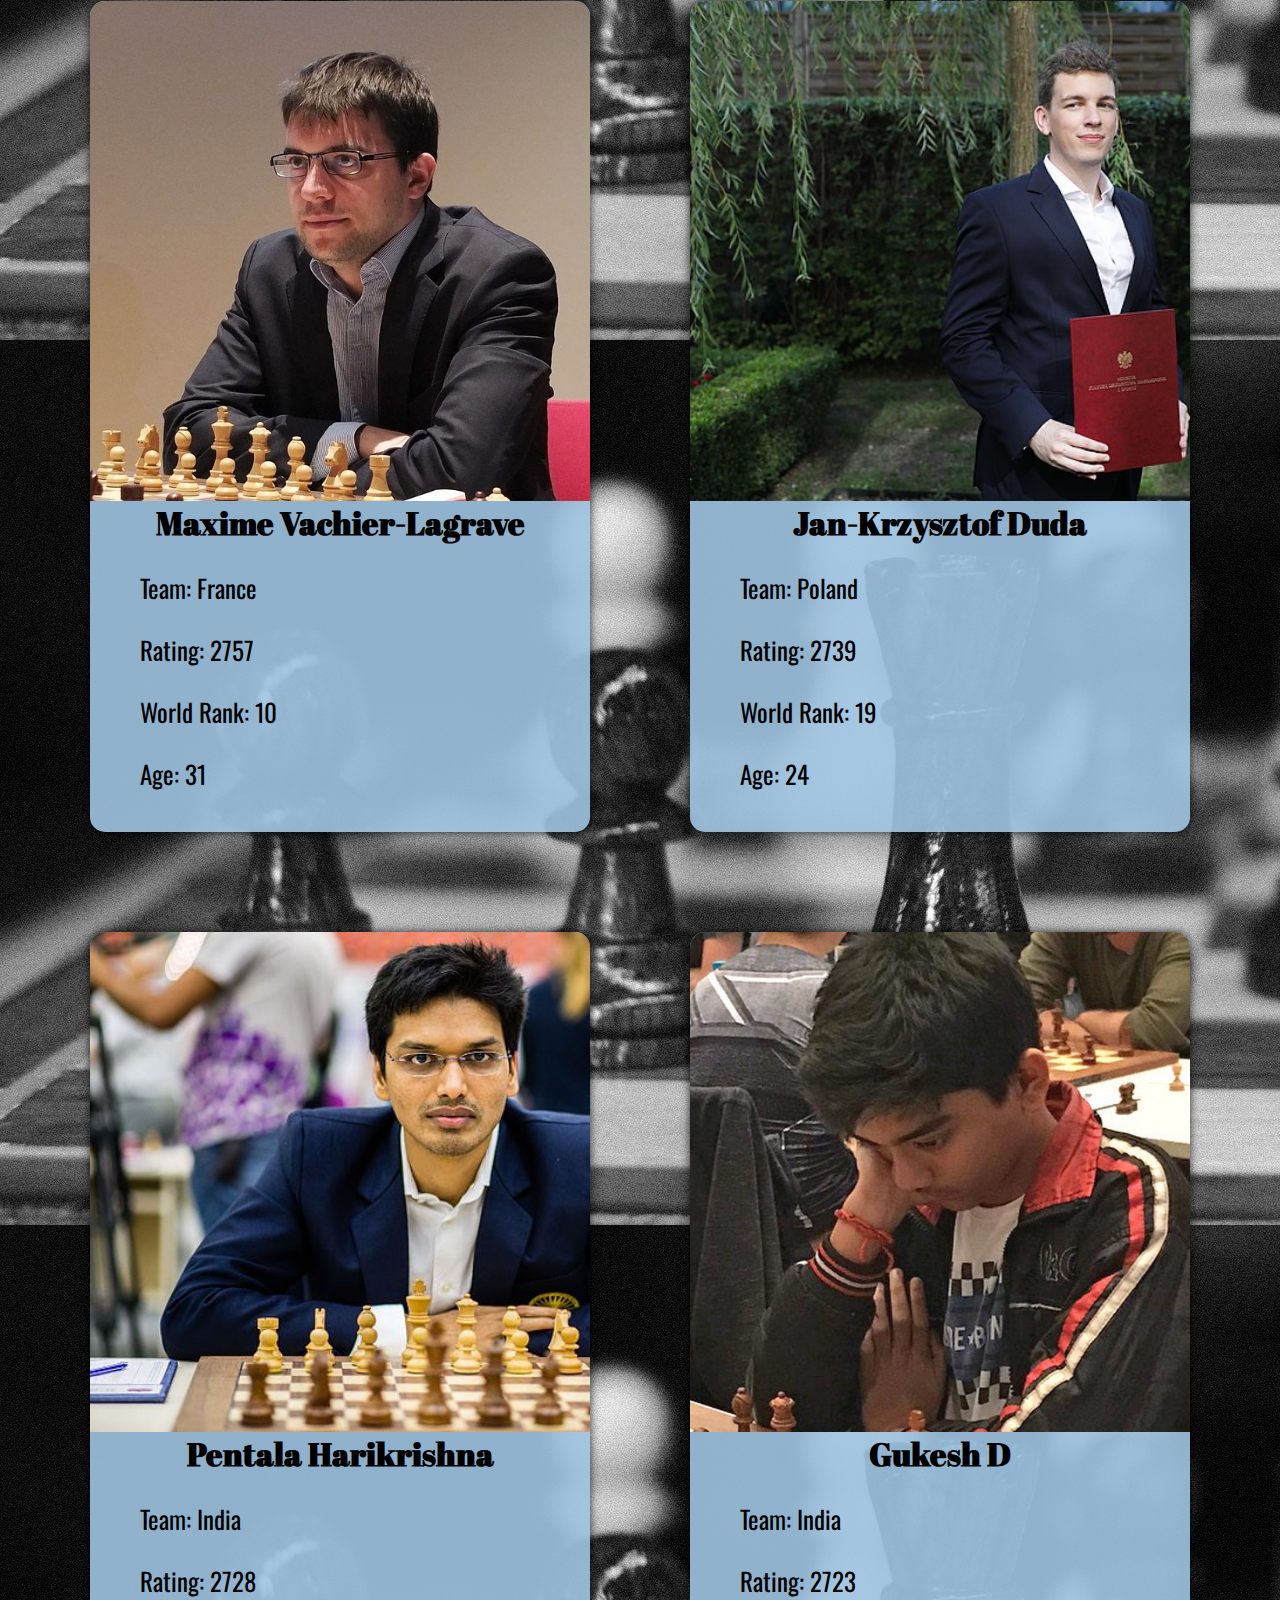
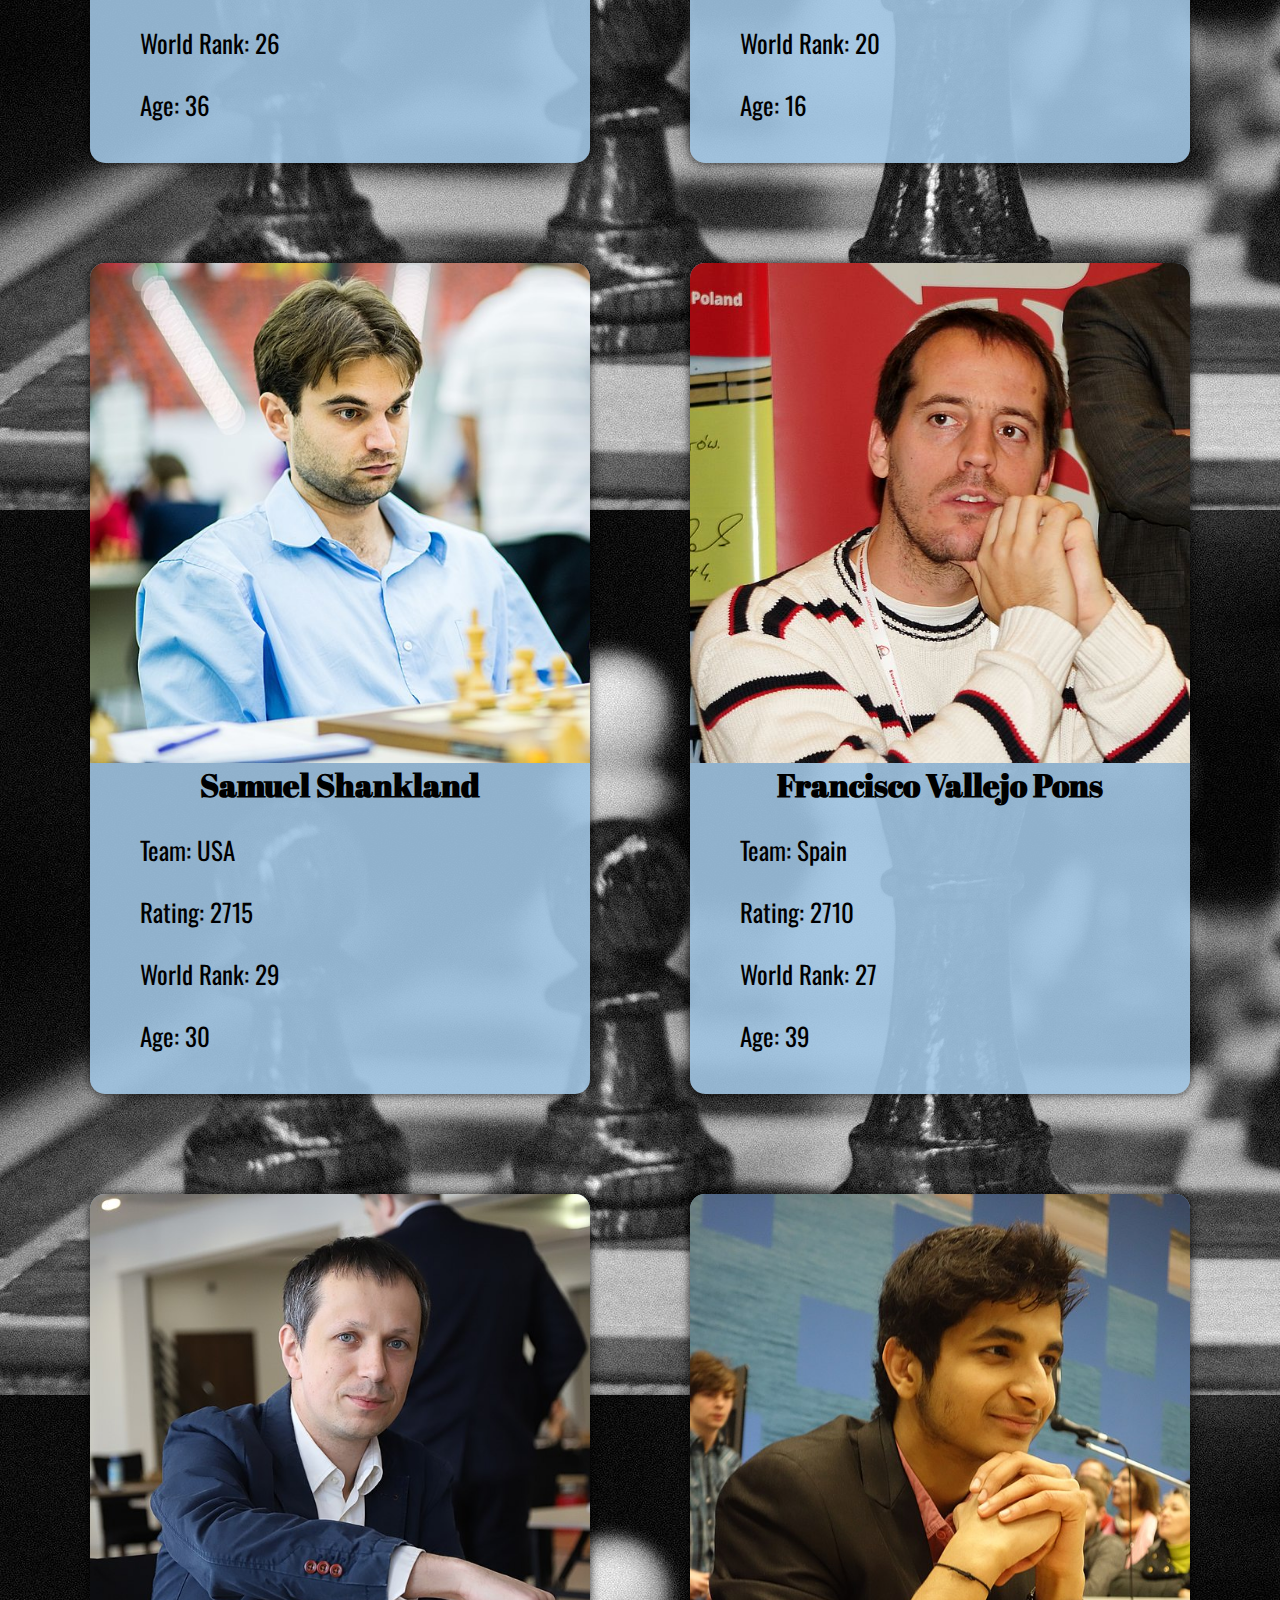
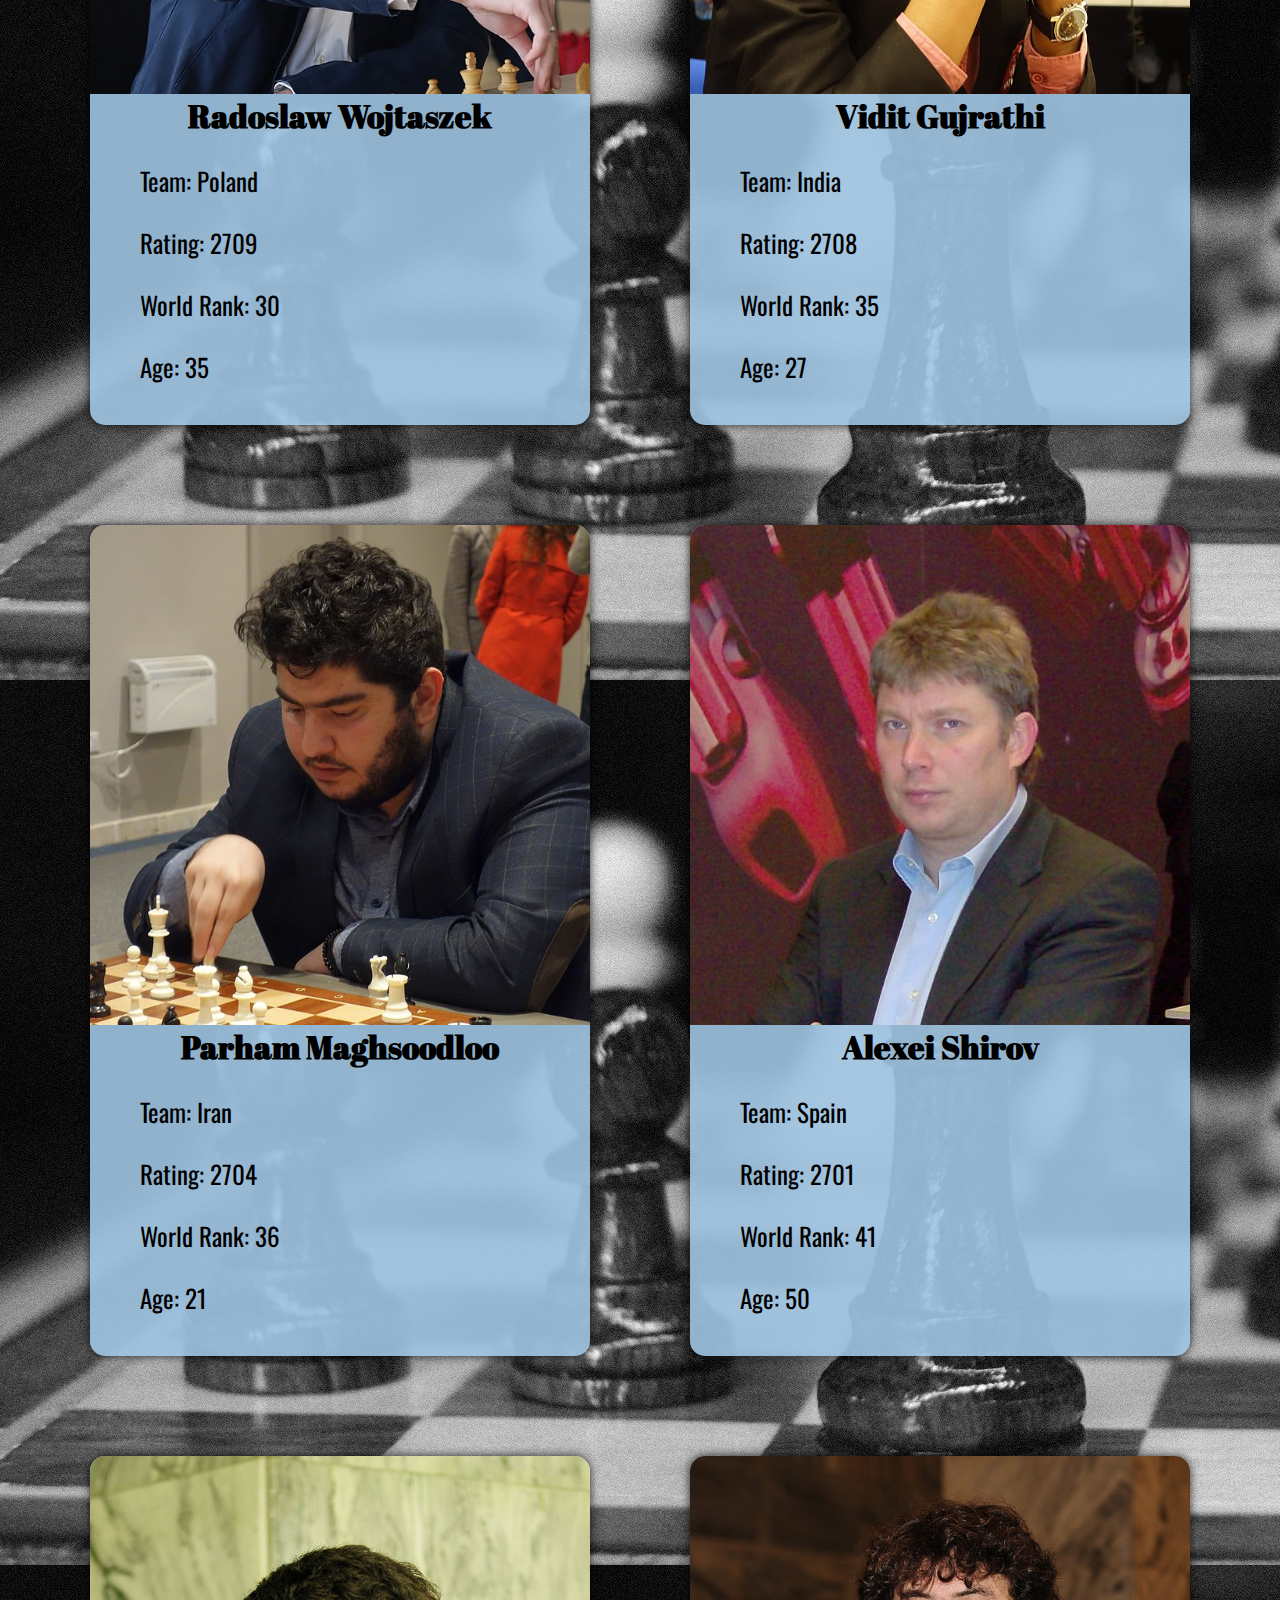
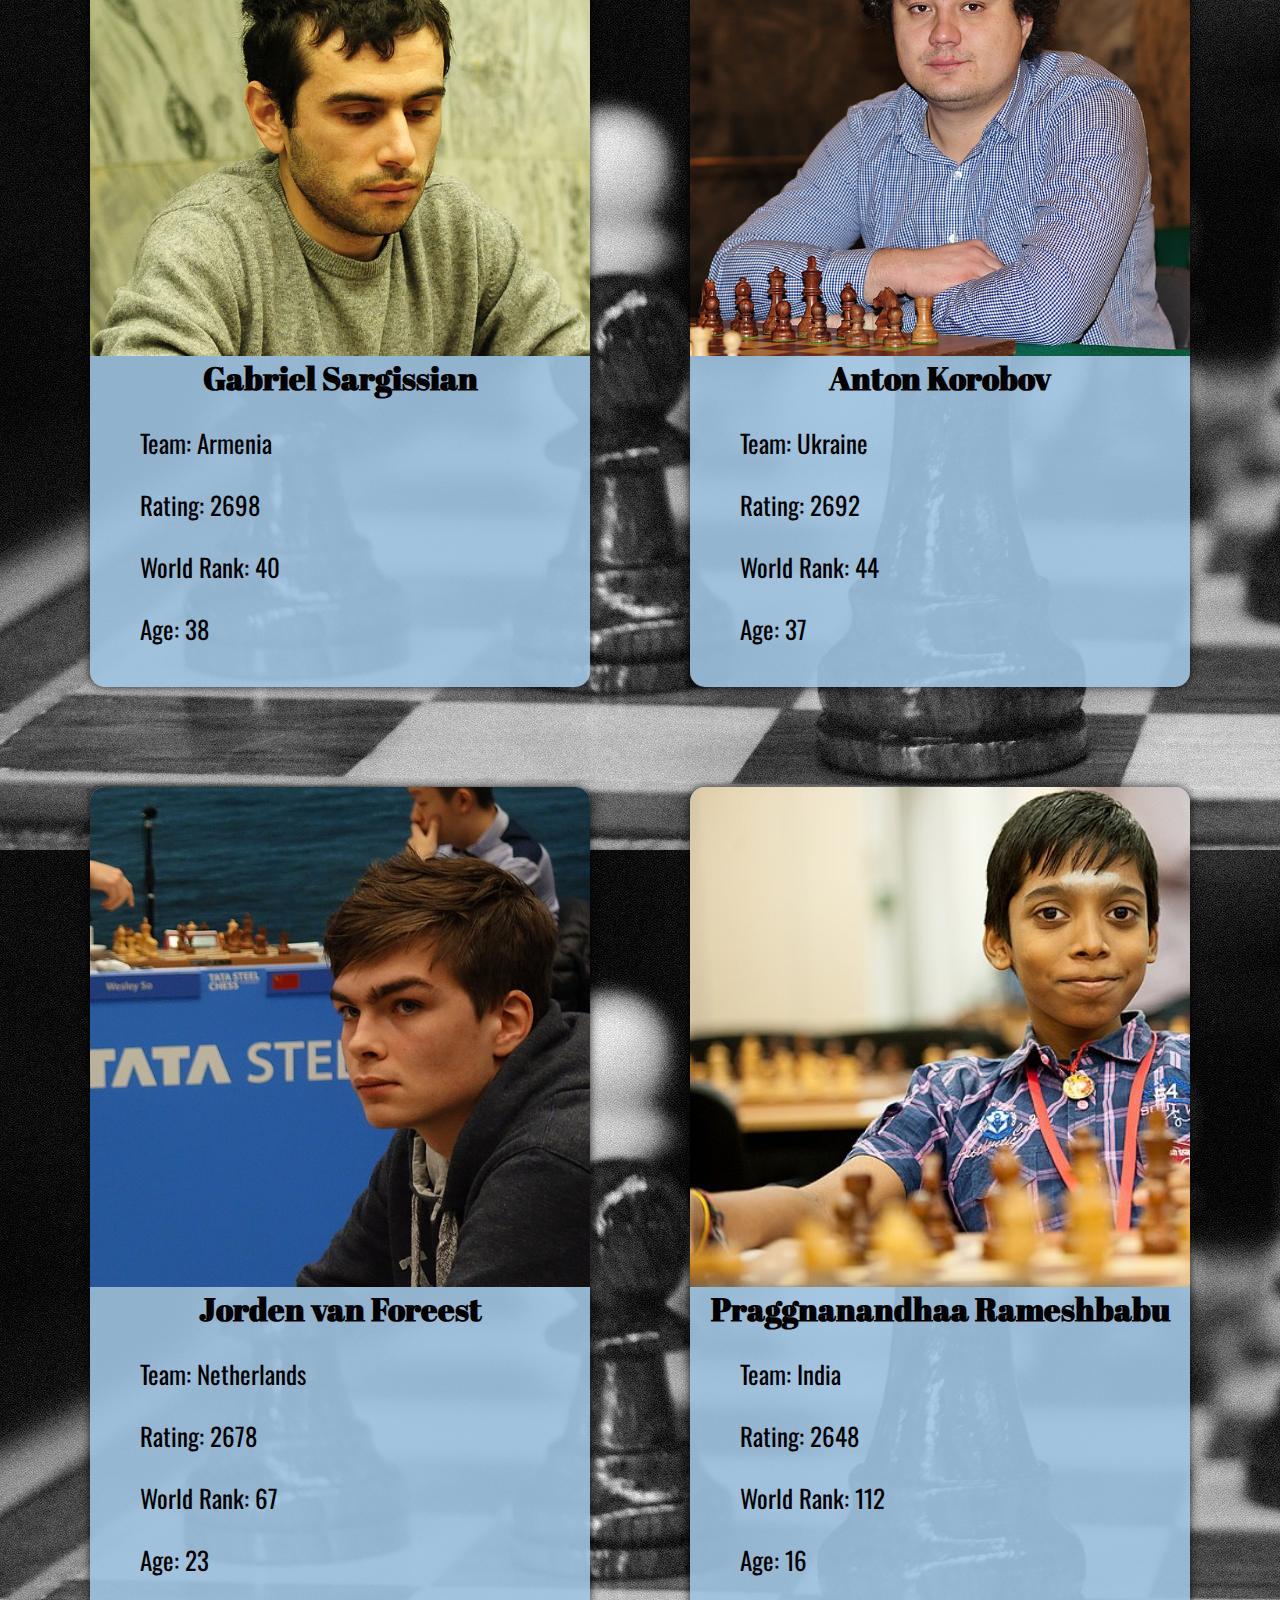
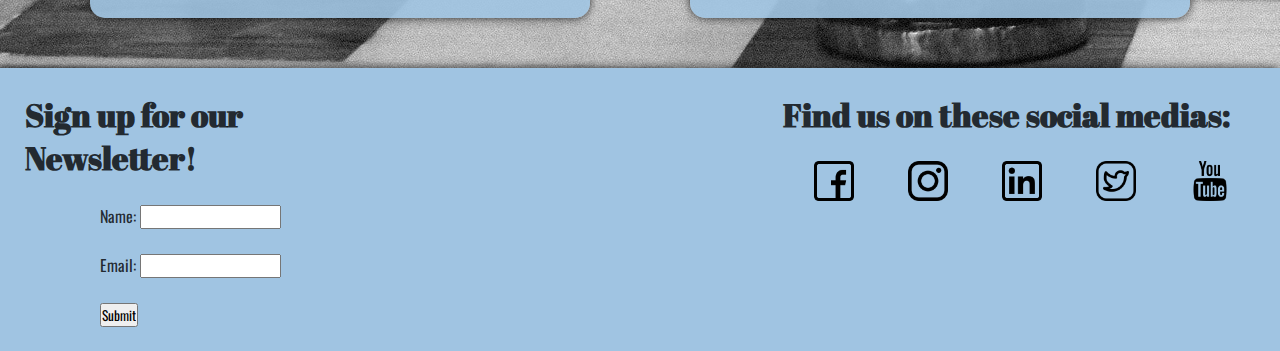
<file: chess-olympiad/profiles.html>
<!doctypehtml><html lang=en><title>Player Profiles</title><meta charset=utf-8><link href=style.css rel=stylesheet><link href=https://fonts.googleapis.com rel=preconnect><link href=https://fonts.gstatic.com rel=preconnect crossorigin><link href="https://fonts.googleapis.com/css2?family=Abril+Fatface&display=swap"rel=stylesheet><link href=https://fonts.googleapis.com rel=preconnect><link href=https://fonts.gstatic.com rel=preconnect crossorigin><link href="https://fonts.googleapis.com/css2?family=Oswald:wght@200&display=swap"rel=stylesheet><div class=nav-bar><div class=nav-title><a href=index.html><p>2022 Chess Olympiad</p></a></div><div class=nav-buttons><a href=index.html><p>Home</p></a><a href=news.html><p>News</p></a><a href=standings.html><p>Standings</p></a><a href=profiles.html><p>Profiles</p></a><a href=about.html><p>About</p></a><button id=dark-mode onclick=darkMode()>Dark Mode</button></div></div><div class=page-head><h1>Meet The Players</h1></div><div class=card-container><div class=card><div class="card-photo card1"></div><h1>GM Magnus Carlsen</h1><p>Team: Norway<p>Rating: 2863<p>World Rank: 1<p>Age: 31</div><div class=card><div class="card-photo card2"></div><h1>Wesley So</h1><p>Team: USA<p>Rating: 2774<p>World Rank: 5<p>Age: 28</div><div class=card><div class="card-photo card3"></div><h1>Levon Aronian</h1><p>Team: USA<p>Rating: 2768<p>World Rank: 9<p>Age: 39</div><div class=card><div class="card-photo card4"></div><h1>Fabiano Caruana</h1><p>Team: USA<p>Rating: 2766<p>World Rank: 11<p>Age: 30</div><div class=card><div class="card-photo card5"></div><h1>Anish Giri</h1><p>Team: Netherlands<p>Rating: 2765<p>World Rank: 7<p>Age: 28</div><div class=card><div class="card-photo card6"></div><h1>Shakhriyar Mamedyarov</h1><p>Team: Azerbaijan<p>Rating: 2761<p>World Rank: 8<p>Age: 39</div><div class=card><div class="card-photo card7"></div><h1>Maxime Vachier-Lagrave</h1><p>Team: France<p>Rating: 2757<p>World Rank: 10<p>Age: 31</div><div class=card><div class="card-photo card8"></div><h1>Jan-Krzysztof Duda</h1><p>Team: Poland<p>Rating: 2739<p>World Rank: 19<p>Age: 24</div><div class=card><div class="card-photo card9"></div><h1>Pentala Harikrishna</h1><p>Team: India<p>Rating: 2728<p>World Rank: 26<p>Age: 36</div><div class=card><div class="card-photo card10"></div><h1>Gukesh D</h1><p>Team: India<p>Rating: 2723<p>World Rank: 20<p>Age: 16</div><div class=card><div class="card-photo card11"></div><h1>Samuel Shankland</h1><p>Team: USA<p>Rating: 2715<p>World Rank: 29<p>Age: 30</div><div class=card><div class="card-photo card12"></div><h1>Francisco Vallejo Pons</h1><p>Team: Spain<p>Rating: 2710<p>World Rank: 27<p>Age: 39</div><div class=card><div class="card-photo card13"></div><h1>Radoslaw Wojtaszek</h1><p>Team: Poland<p>Rating: 2709<p>World Rank: 30<p>Age: 35</div><div class=card><div class="card-photo card14"></div><h1>Vidit Gujrathi</h1><p>Team: India<p>Rating: 2708<p>World Rank: 35<p>Age: 27</div><div class=card><div class="card-photo card15"></div><h1>Parham Maghsoodloo</h1><p>Team: Iran<p>Rating: 2704<p>World Rank: 36<p>Age: 21</div><div class=card><div class="card-photo card16"></div><h1>Alexei Shirov</h1><p>Team: Spain<p>Rating: 2701<p>World Rank: 41<p>Age: 50</div><div class=card><div class="card-photo card17"></div><h1>Gabriel Sargissian</h1><p>Team: Armenia<p>Rating: 2698<p>World Rank: 40<p>Age: 38</div><div class=card><div class="card-photo card18"></div><h1>Anton Korobov</h1><p>Team: Ukraine<p>Rating: 2692<p>World Rank: 44<p>Age: 37</div><div class=card><div class="card-photo card19"></div><h1>Jorden van Foreest</h1><p>Team: Netherlands<p>Rating: 2678<p>World Rank: 67<p>Age: 23</div><div class=card><div class="card-photo card20"></div><h1>Praggnanandhaa Rameshbabu</h1><p>Team: India<p>Rating: 2648<p>World Rank: 112<p>Age: 16</div></div><footer><div class=form><h1>Sign up for our Newsletter!</h1><form action=/action_page.php><label for=fname>Name:</label> <input id=fname name=fname><br><br><label for=lname>Email:</label> <input id=lname name=lname><br><br><input type=submit value=Submit><br><br></form></div><div class=socials><h1>Find us on these social medias:</h1><img alt="Facebook icon"class=icon src=assets/icons/facebook.png> <img alt="Instagram icon"class=icon src=assets/icons/instagram.png> <img alt="LinkedIn icon"class=icon src=assets/icons/linkedin.png> <img alt="Twitter icon"class=icon src=assets/icons/twitter.png> <img alt="YouTube icon"class=icon src=assets/icons/youtube.png></div></footer><script src=darkMode.js></script>
</file>
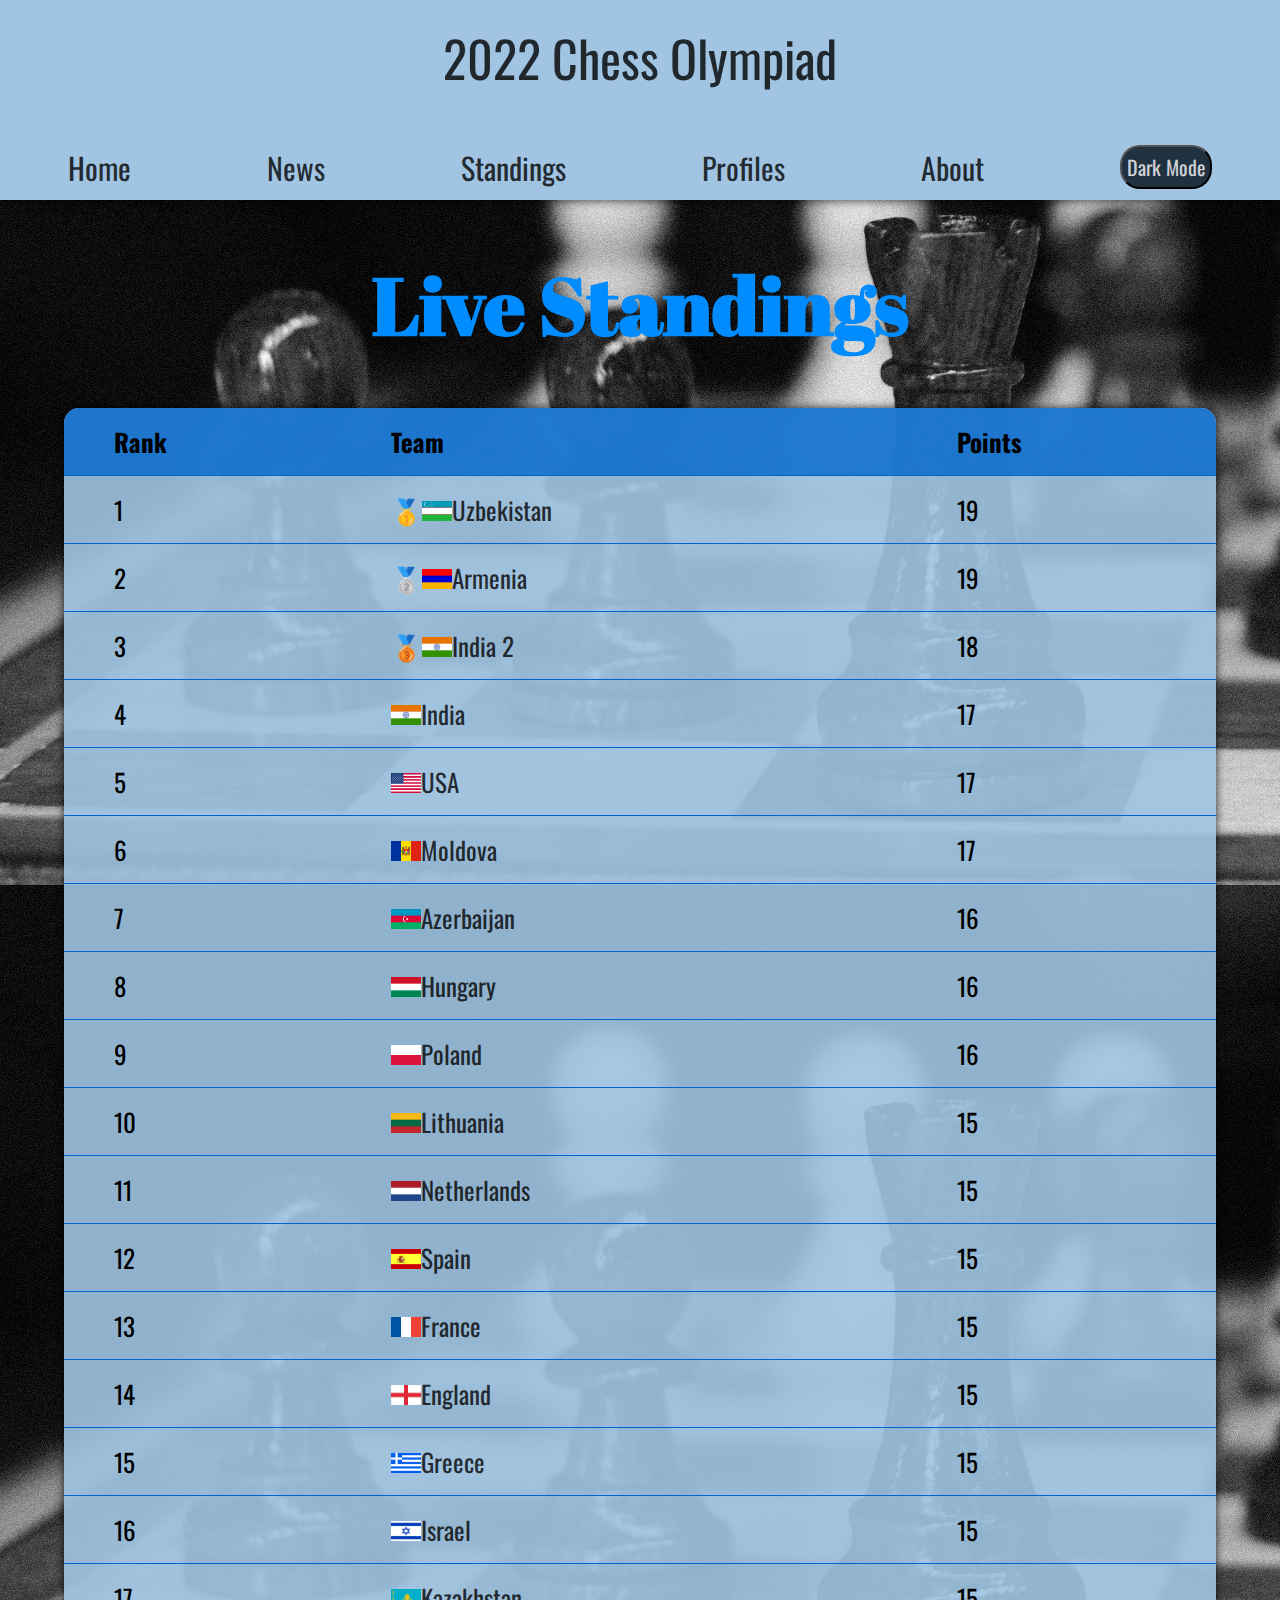
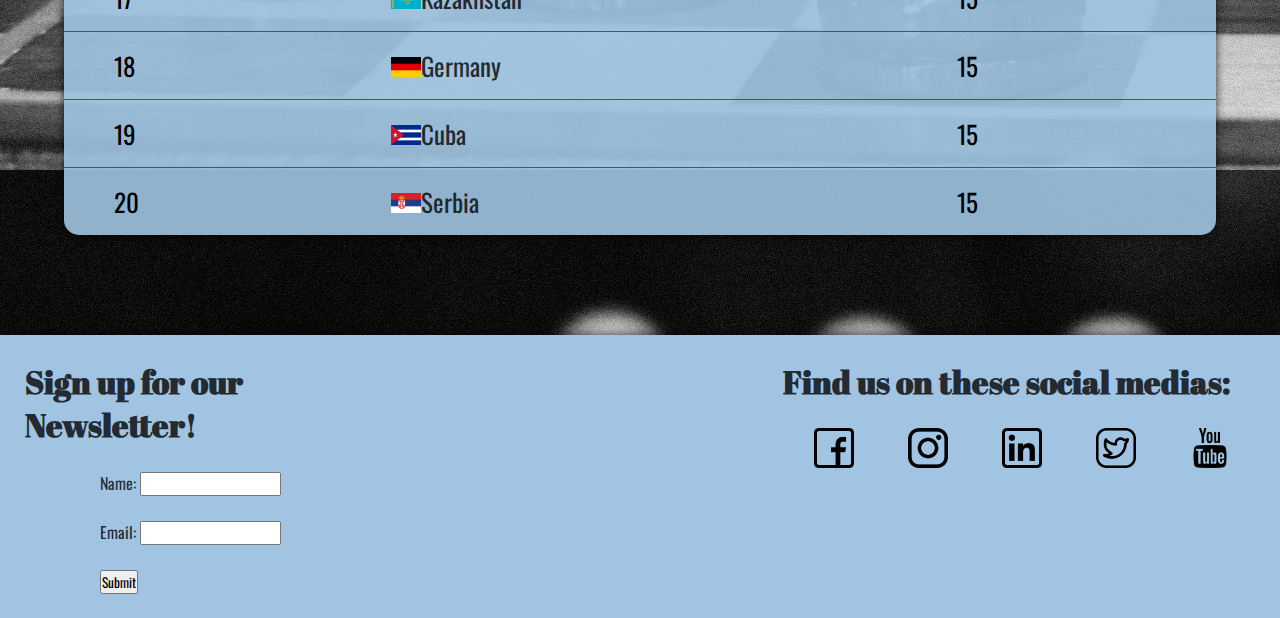
<file: chess-olympiad/standings.html>
<!doctypehtml><html lang=en><title>Standings</title><meta charset=utf-8><link href=style.css rel=stylesheet><link href=https://fonts.googleapis.com rel=preconnect><link href=https://fonts.gstatic.com rel=preconnect crossorigin><link href="https://fonts.googleapis.com/css2?family=Abril+Fatface&display=swap"rel=stylesheet><link href=https://fonts.googleapis.com rel=preconnect><link href=https://fonts.gstatic.com rel=preconnect crossorigin><link href="https://fonts.googleapis.com/css2?family=Oswald:wght@200&display=swap"rel=stylesheet><div class=nav-bar><div class=nav-title><a href=index.html><p>2022 Chess Olympiad</p></a></div><div class=nav-buttons><a href=index.html><p>Home</p></a><a href=news.html><p>News</p></a><a href=standings.html><p>Standings</p></a><a href=profiles.html><p>Profiles</p></a><a href=about.html><p>About</p></a><button id=dark-mode onclick=darkMode()>Dark Mode</button></div></div><div class=page-head><h1>Live Standings</h1></div><div class=modal id=modal1><div class=modal-content><span class=close>×</span><h1>Team Uzbekistan</h1><p>Captain: Ivan Sokolov<p>Board 1: GM Nodirbek Abdusattorov - 2688<p>Board 2: GM Nodirbek Yakubboev - 2620<p>Baord 3: GM Jovokhir Sindarov - 2629<p>Board 4: GM Jakhongir Vakhidov - 2564<p>Board 5: Shamsiddin Vokhidov - 2552</div></div><div class=modal id=modal2><div class=modal-content><span class=close>×</span><h1>Team Armenia</h1><p>Captain: Arman Pashikian<p>Board 1: Gabriel Sargissian - 2698<p>Board 2: Hrant Melkumyan - 2634<p>Baord 3: Samvel Ter-Sahakyan - 2625<p>Board 4: Manuel Petrosyan - 2610<p>Board 5: Robert Hovhannisyan - 2591</div></div><div class=modal id=modal3><div class=modal-content><span class=close>×</span><h1>Team India 2</h1><p>Captain: R B Ramesh<p>Board 1: D. Gukesh - 2684<p>Board 2: Nihal Sarin - 2651<p>Baord 3: Rameshbabu Praggnanandhaa - 2648<p>Board 4: Baskaran Adhiban - 2598<p>Board 5: Raunak Sadhwani - 2611</div></div><div class=modal id=modal4><div class=modal-content><span class=close>×</span><h1>Team India</h1><p>Captain: Srinath Narayanan<p>Board 1: Pentala Harikrishna - 2720<p>Board 2: Vidit Gujrathi - 2714<p>Baord 3: Arjun Erigaisi - 2689<p>Board 4: S.L. Narayanan - 2659<p>Board 5: Krishnn Sasikiran - 2638</div></div><div class=modal id=modal5><div class=modal-content><span class=close>×</span><h1>Team USA</h1><p>Captain: John Donaldson<p>Board 1: GM Fabiano Caruana - 2783<p>Board 2: GM Levon Aronian - 2775<p>Baord 3: GM Wesley So - 2773<p>Board 4: GM Lenier Dominguez - 2754<p>Board 5: GM Sam Shankland - 2720</div></div><div class=modal id=modal6><div class=modal-content><span class=close>×</span><h1>Team Moldova</h1><p>Captain: Ruslan Soltanici<p>Board 1: IM Ivan Schitco - 2490<p>Board 2: IM Andrei Macovei - 2478<p>Baord 3: GM Vladimir Hamitevici - 2473<p>Board 4: IM Lulian Baltag - 2405<p>Board 5: IM Dragos Ceres - 2378</div></div><div class=modal id=modal7><div class=modal-content><span class=close>×</span><h1>Team Azerbaijan</h1><p>Captain: Eltaj Safarli<p>Board 1: GM Shakhriyar Mamedyarov - 2759<p>Board 2: GM Rauf Mamedov - 2656<p>Baord 3: GM Gadir Guseinov - 2668<p>Board 4: GM Vasif Durarbayli - 2638<p>Board 5: GM Nijat Abasov - 2633</div></div><div class=modal id=modal8><div class=modal-content><span class=close>×</span><h1>Team Hungary</h1><p>Captain: Peter Acs<p>Board 1: GM Viktor Erdos - 2586<p>Board 2: GM Ferenc Berkes - 2649<p>Baord 3: GM Tamas Banusz - 2611<p>Board 4: GM Gergely Kantor - 2582<p>Board 5: GM Peter Acs - 2575</div></div><div class=modal id=modal9><div class=modal-content><span class=close>×</span><h1>Team Poland</h1><p>Captain: Mateusz Bartel<p>Board 1: GM Jan-Krzysztof Duda - 2750<p>Board 2: GM Radoslaw Wojtaszek - 2708<p>Baord 3: GM Kacper Piorun - 2636<p>Board 4: GM Wojciech Moranda - 2636<p>Board 5: GM Mateusz Bartel - 2597</div></div><div class=modal id=modal10><div class=modal-content><span class=close>×</span><h1>Team Lithuania</h1><p>Captain: Donatas Vaznonis<p>Board 1: GM Tomas Laurusas - 2561<p>Board 2: GM Titas Stremavicius - 2532<p>Baord 3: FM Karolis Juksta - 2412<p>Board 4: GM Paulius Pultinevicius - 2539<p>Board 5: GM Valery Kazakouski - 2528</div></div><div class=modal id=modal11><div class=modal-content><span class=close>×</span><h1>Team Netherlands</h1><p>Captain: Jan Smeets<p>Board 1: GM Anish Giri - 2760<p>Board 2: GM Jorden Van-Foreest - 2678<p>Baord 3: GM Erwin L'Ami - 2634<p>Board 4: GM Benjamin Bok - 2616<p>Board 5: GM Max Warmerdam - 2610</div></div><div class=modal id=modal12><div class=modal-content><span class=close>×</span><h1>Team Spain</h1><p>Captain: Jordi Magem Badals<p>Board 1: GM Alexei Shirov - 2704<p>Board 2: GM Francisco Vallejo Pons - 2702<p>Baord 3: GM David Anton Guijarro - 2667<p>Board 4: GM Jaime Santas Latasa - 2675<p>Board 5: GM Eduardo Iturrizaga Bonelli - 2619</div></div><div class=modal id=modal13><div class=modal-content><span class=close>×</span><h1>Team France</h1><p>Captain: Sebastien Maze<p>Board 1: GM Jules Moussard - 2672<p>Board 2: GM Laurent Fressinet - 2631<p>Baord 3: GM Matthieu Cornette - 2551<p>Board 4: GM Maxime Vachier-Lagrave - 2631<p>Board 5: GM Marc Andria Maurizzi - 2506</div></div><div class=modal id=modal14><div class=modal-content><span class=close>×</span><h1>Team England</h1><p>Captain: Malcom Pein<p>Board 1: GM Michael Adams - 2696<p>Board 2: GM Luke McShane - 2649<p>Baord 3: GM David Howell - 2650<p>Board 4: GM Gawain Jones - 2652<p>Board 5: GM Ravi Haria - 2505</div></div><div class=modal id=modal15><div class=modal-content><span class=close>×</span><h1>Team Greece</h1><p>Captain: Ioannis Nikolaidis<p>Board 1: GM Dimitrios Mastrovasilis - 2599<p>Board 2: GM Nikolaos Theodorou - 2575<p>Baord 3: GM Athanasios Mastrovasilis - 2527<p>Board 4: GM Hristos Banikas - 2598<p>Board 5: IM Evgenios Ioannidis - 2459</div></div><div class=modal id=modal16><div class=modal-content><span class=close>×</span><h1>Team Israel</h1><p>Captain: Ilana David Glaz<p>Board 1: GM Avital Boruchovsky - 2551<p>Board 2: GM Tamir Nabaty - 2631<p>Baord 3: GM Ili Smirin - 2601<p>Board 4: GM Maxim Rodshtein - 2596<p>Board 5: GM Evgeny Postny - 2564</div></div><div class=modal id=modal17><div class=modal-content><span class=close>×</span><h1>Team Kazakhstan</h1><p>Captain: Nurlan Ibrayev<p>Board 1: GM Rinat Jumabayev - 2617<p>Board 2: IM Alisher Suleymenov - 2467<p>Baord 3: GM Murtas Kazhgaleyev - 2526<p>Board 4: IM Arystnbek Urazayev - 2430<p>Board 5: FM Kazybek Nogerbek - 2437</div></div><div class=modal id=modal18><div class=modal-content><span class=close>×</span><h1>Team Germany</h1><p>Captain: Jan Gustafsson<p>Board 1: GM Vincent Keymer - 2686<p>Board 2: GM Matthias Bluebaum - 2673<p>Baord 3: GM Rasmus Svane - 2649<p>Board 4: GM Liviu-Dieter Nisipeanu - 2642<p>Board 5: GM Dmitrij Kollars - 2648</div></div><div class=modal id=modal19><div class=modal-content><span class=close>×</span><h1>Team Cuba</h1><p>Captain: Rodney Oscar Perez Garcia<p>Board 1: GM Yasser Queada Perez - 2568<p>Board 2: GM Carlos Daniel Albornoz Cabrera - 2566<p>Baord 3: GM Luis Ernesto Quesada Perez - 2549<p>Board 4: GM Isan Reynaldo Ortiz Suarez - 2526<p>Board 5: GM Omar Almeida Quintana - 2523</div></div><div class=modal id=modal20><div class=modal-content><span class=close>×</span><h1>Team Serbia</h1><p>Captain: Miodrag Perunovic<p>Board 1: GM Aleksandar Indjic - 2620<p>Board 2: GM Velimir Ivic - 2581<p>Baord 3: GM Robert MArkus - 2616<p>Board 4: GM Ivan Ivanisevic - 2561<p>Board 5: GM Milos Perunovic - 2539</div></div><div class=table><table class=standings-table><tr id=column-header><th class=standings-top>Rank<th class=standings-top>Team<th class=standings-top>Points<tr><td>1<td>🥇<img alt="Uzbekistan flag"src=assets/flags/uzbekistan.png height=20 width=30><a href=#modal1 class=modal-button>Uzbekistan</a><td>19<tr><td>2<td>🥈<img alt="Armenia flag"src=assets/flags/armenia.png height=20 width=30><a href=#modal2 class=modal-button>Armenia</a><td>19<tr><td>3<td>🥉<img alt="India flag"src=assets/flags/india.png height=20 width=30><a href=#modal3 class=modal-button>India 2</a><td>18<tr><td>4<td><img alt="India flag"src=assets/flags/india.png height=20 width=30><a href=#modal4 class=modal-button>India</a><td>17<tr><td>5<td><img alt="USA flag"src=assets/flags/usa.png height=20 width=30><a href=#modal5 class=modal-button>USA</a><td>17<tr><td>6<td><img alt="Moldova flag"src=assets/flags/moldova.png height=20 width=30><a href=#modal6 class=modal-button>Moldova</a><td>17<tr><td>7<td><img alt="Azerbaijan flag"src=assets/flags/azerbaijan.png height=20 width=30><a href=#modal7 class=modal-button>Azerbaijan</a><td>16<tr><td>8<td><img alt="Hungary flag"src=assets/flags/hungary.png height=20 width=30><a href=#modal8 class=modal-button>Hungary</a><td>16<tr><td>9<td><img alt="Poland flag"src=assets/flags/poland.png height=20 width=30><a href=#modal9 class=modal-button>Poland</a><td>16<tr><td>10<td><img alt="Lithuania flag"src=assets/flags/lithuania.png height=20 width=30><a href=#modal10 class=modal-button>Lithuania</a><td>15<tr><td>11<td><img alt="Netherlands flag"src=assets/flags/netherlands.png height=20 width=30><a href=#modal11 class=modal-button>Netherlands</a><td>15<tr><td>12<td><img alt="Spain flag"src=assets/flags/spain.png height=20 width=30><a href=#modal12 class=modal-button>Spain</a><td>15<tr><td>13<td><img alt="France flag"src=assets/flags/france.jpg height=20 width=30><a href=#modal13 class=modal-button>France</a><td>15<tr><td>14<td><img alt="England flag"src=assets/flags/england.png height=20 width=30><a href=#modal14 class=modal-button>England</a><td>15<tr><td>15<td><img alt="Greece flag"src=assets/flags/greece.png height=20 width=30><a href=#modal15 class=modal-button>Greece</a><td>15<tr><td>16<td><img alt="Israel flag"src=assets/flags/israel.png height=20 width=30><a href=#modal16 class=modal-button>Israel</a><td>15<tr><td>17<td><img alt="Kazakhstan flag"src=assets/flags/kazakhstan.png height=20 width=30><a href=#modal17 class=modal-button>Kazakhstan</a><td>15<tr><td>18<td><img alt="Germany flag"src=assets/flags/germany.png height=20 width=30><a href=#modal18 class=modal-button>Germany</a><td>15<tr><td>19<td><img alt="Cuba flag"src=assets/flags/cuba.png height=20 width=30><a href=#modal19 class=modal-button>Cuba</a><td>15<tr><td class=standings-bottom>20<td class=standings-bottom><img alt="Serbia flag"src=assets/flags/serbia.png height=20 width=30><a href=#modal20 class=modal-button>Serbia</a><td class=standings-bottom>15</table></div><footer><div class=form><h1>Sign up for our Newsletter!</h1><form action=/action_page.php><label for=fname>Name:</label> <input id=fname name=fname><br><br><label for=lname>Email:</label> <input id=lname name=lname><br><br><input type=submit value=Submit><br><br></form></div><div class=socials><h1>Find us on these social medias:</h1><img alt="Facebook icon"src=assets/icons/facebook.png class=icon> <img alt="Instagram icon"src=assets/icons/instagram.png class=icon> <img alt="LinkedIn icon"src=assets/icons/linkedin.png class=icon> <img alt="Twitter icon"src=assets/icons/twitter.png class=icon> <img alt="YouTube icon"src=assets/icons/youtube.png class=icon></div></footer><script src=modal.js></script><script src=darkMode.js></script><script src=darkMode.js></script>
</file>
<file: style.css>
@font-face {
    font-family: NeuePowerTrial-Regular;
    src: url(fonts/NeuePowerTrial-Regular.ttf);
}

*{
    /* Disable user select across browser types */
    user-select: none;
    -moz-user-select: none;
    -khtml-user-select: none;
    -webkit-user-select: none;
    -ms-user-select: none;
}

body {
    background-color: rgb(16,69,71);
    margin: 0px;
}

#menu {  
    align-items: center;
    display: flex;
    height: 100vh;
    width: 100vw;
  }
  
  #menu-items {
    margin-left: clamp(4rem, 20vw, 48rem);
    position: relative;
    z-index: 2;
  }
  
  #menu[data-active-index="0"] > #menu-background-pattern {
    background-position: 0% -25%;
  }
  
  #menu[data-active-index="1"] > #menu-background-pattern {
    background-position: 0% -50%;
  }
  
  #menu[data-active-index="2"] > #menu-background-pattern {
    background-position: 0% -75%;
  }
  
  #menu[data-active-index="3"] > #menu-background-pattern {
    background-position: 0% -100%;
  }
  
  #menu[data-active-index="0"] > #menu-background-image {
    background-position: center 45%;
  }
  
  #menu[data-active-index="1"] > #menu-background-image {
    background-position: center 50%;
  }
  
  #menu[data-active-index="2"] > #menu-background-image {
    background-position: center 55%;
  }
  
  #menu[data-active-index="3"] > #menu-background-image {
    background-position: center 60%;
  }

  
  #menu-background-pattern {
    background-image: radial-gradient(
      rgba(255, 255, 255, 0.1) 9%, 
      transparent 9%
    );
    background-position: 0% 0%;
    background-size: 12vmin 12vmin;
    height: 100vh;
    left: 0px;
    position: absolute;
    top: 0px;
    transition: opacity 800ms ease, 
      background-size 800ms ease,
      background-position 800ms ease;
    width: 100vw;
    z-index: 1;
  }
  
  #menu-background-image {
    background-image: url("assets/nypiccrop.jpg");
    background-position: center 40%;
    background-size: 110vmax;
    height: 100%;
    left: 0px;  
    opacity: 0.15;
    position: absolute;
    top: 0px;
    transition: opacity 800ms ease,
      background-size 800ms ease,
      background-position 800ms ease;
    width: 100%;
    z-index: 0;
  }
  
  #menu-items:hover ~ #menu-background-pattern {
    background-size: 11vmin 11vmin;
    opacity: 0.5;
  }
  
  #menu-items:hover ~ #menu-background-image {
    background-size: 100vmax;
    opacity: 0.1;
  }
  
  #menu-items:hover > .menu-item {
    opacity: 0.3;
  }
  
  #menu-items:hover > .menu-item:hover {
    opacity: 1; 
  }
.menu-item {
    color: rgb(175, 146, 157);
    font-size: clamp(3rem, 8vw, 8rem);
    font-family: NeuePowerTrial-Regular, sans-serif;
    
    display: block;
    text-decoration: none;
    padding: clamp(0.25rem, 0.5vw, 1rem) 0rem;
    transition: opacity 400ms ease;
}


.resume {
    background: white;
    border-radius: 1vh;
    font: black;
    font-size: 1.5em;
    box-shadow: 0 0 10px rgba(0, 0, 0, 0.8);
    margin: 5rem;
    padding: 30px;
}



#top {
    -moz-border-radius-topleft: 1vh;
    -moz-border-radius-topright: 1vh;
    -webkit-border-top-left-radius: 1vh;
    -webkit-border-top-right-radius: 1vh;
    border-top-left-radius: 1vh;
    border-top-right-radius: 1vh;
    background-image: url("assets/nypiccropprof.jpg");
    background-size: cover;
    background-repeat: no-repeat;
    max-width: 100%;
    max-height: 100%;
    object-fit: contain;
}


a {
  text-decoration: none;
}

#right {
  flex-basis: 55%;
    display: grid;
    grid-template-columns: 1.5fr 1fr;
    gap: 1.25em;
    padding: 1.25em;
    width: 60vw;
    height: 85vh;
    min-height: 1080px;
    min-width: 500px;
    font-size: 1.25em;
    line-height: 0.25;
}

.resume-header {
    color: rgb(16,69,71);
    font-family: NeuePowerTrial-Regular, sans-serif;
}

.resume-title {
    padding-left: 1em;
    line-height: 1;
}

.resume-text {
    padding-left: 2.2em;
    line-height: 0.5;
    color: black;
}

.resume-date {
    padding-left: 3em;
    font-size: 0.66em;
}
.resume-subtext {
    font-size: 1em;
    padding-left: 2.2em;
    line-height: 1;
}

#page-title {
    text-align: center;
    font-family: NeuePowerTrial-Regular, sans-serif;
    font-size: 3vw;
    color: white;
}

#projects-container {
    display: flex;
    justify-content: center;
    flex-wrap: wrap;
}

.project-card {
    background-color: white;
    width: 20%;
    margin: 50px;
    min-width: 500px;
    border-radius: 15px;
    text-align: center;
    box-shadow: 0 0 10px rgba(0,0,0,0.8);
    padding-bottom: 15px;
    display: grid;
    grid-template-rows: 5fr 1fr 1fr;
    color: rgb(16,69,71);
}

.project-pic{
    -moz-border-radius-topleft: 1vh;
    -moz-border-radius-topright: 1vh;
    -webkit-border-top-left-radius: 1vh;
    -webkit-border-top-right-radius: 1vh;
    border-top-left-radius: 1vh;
    border-top-right-radius: 1vh;
}

#mvpic{
    background: url("assets/AVizPic.PNG");
    background-size: cover;
    background-repeat: no-repeat;
}

.project-title {
    text-align: center;
    font-family: NeuePowerTrial-Regular, sans-serif;
    font-size: 1em;
}

.project-links {
    display: flex;
    justify-content: space-around;
    align-items: center;
    font-size: 25px;
    color: orange;
}

.link {
    font-size: 1em;
    text-align: center;
    color: rgb(16,69,71);
}

#chesspic {
  background: url("assets/chesspic.PNG");
  background-size: cover;
  background-repeat: no-reapeat;
}

#asteroidGame {
  background: url("assets/asteroidGame.PNG");
  background-size: cover;
  background-repeat: no-repeat;
}

#p5runner {
  background: url("assets/p5runner.PNG");
  background-size: cover;
  background-repeat: no-repeat;
}

#kandinsky {
  background: url("assets/kandinsky.PNG");
  background-size: cover;
  background-repeat: no-repeat;
}

.contact {
  display: flex;
  flex-wrap: wrap;
  justify-content: center;
  align-items: center;
  height: 90vh;
}

.btn {
  display: flex;
  align-items: center;
  justify-content: center;
  padding: 40px 80px;
  background: #0077B5;
  color: #fff;
  font-size: 32px;
  font-weight: bold;
  text-decoration: none;
  border-radius: 10px;
  margin: 0 20px;
  transition: all 0.3s ease-in-out;
  font-family: NeuePowerTrial-Regular, sans-serif;
  width: 200px;
}

.btn:hover {
  transform: scale(1.1);
  background: #005F8D;
  cursor: pointer;
}

.github {
  background-image: url("assets/github.svg");
  background-repeat: no-repeat;
  background-size: 30px;
  background-position: 30px center;
}

.linkedin {
  background-image: url("assets/linkedin.svg");
  background-repeat: no-repeat;
  background-size: 30px;
  background-position: 30px center;
}

.chess {
  background-image: url("assets/chess.svg");
  background-repeat: no-repeat;
  background-size: 30px;
  background-position: 30px center;
}

#back-button {
  margin: 10px;
  margin-top: 10px;
  background: none;
  border: none;
  padding: 10px 20px;
  font-size: 1.5em;
  font-family: NeuePowerTrial-Regular, sans-serif;
  color: white;
}


@media(max-width: 600px){
  .center{
    flex-direction: column;
  }
  .btn{
    margin: 10px 0;
    width: 150px;
  }
  .resume{
    margin: 1rem;
    padding: 10px;
    font-size: 15px;
  }
  .project-card {
    min-width: 350px;
  }
}
</file>
